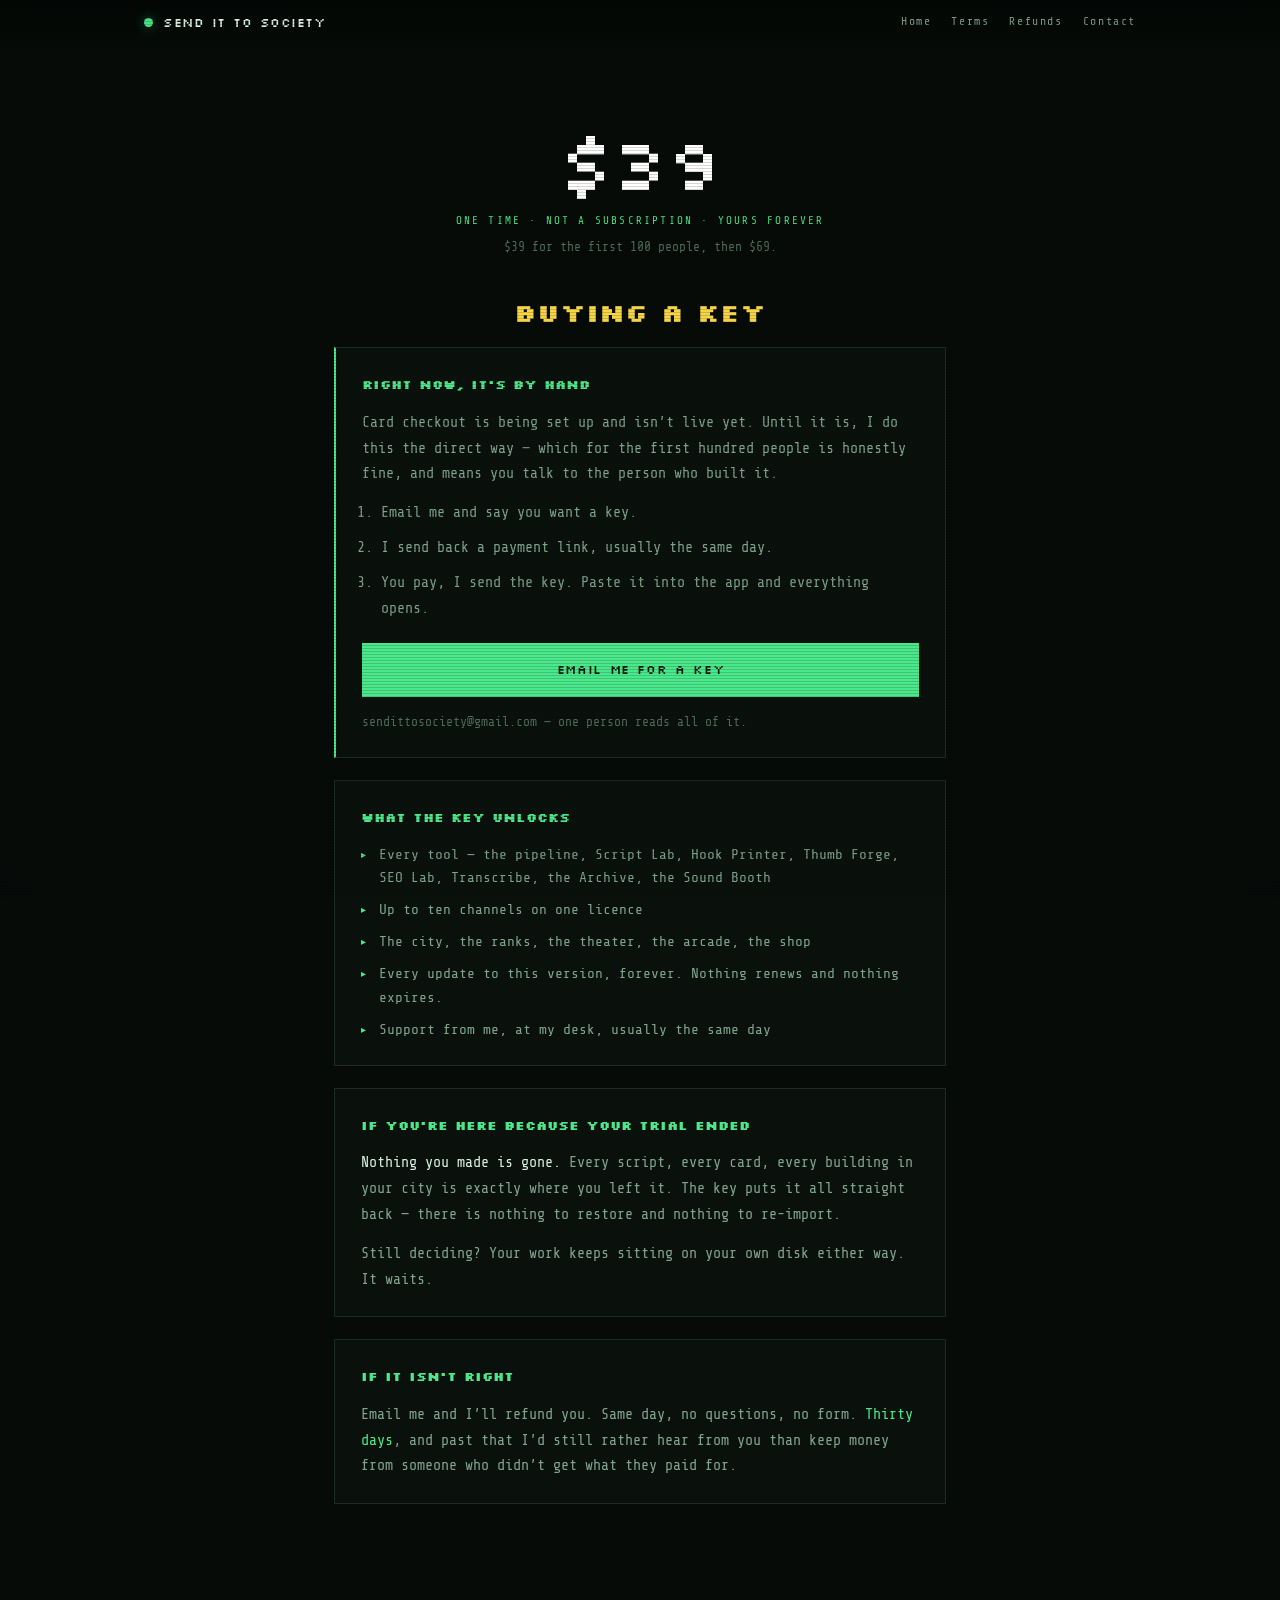
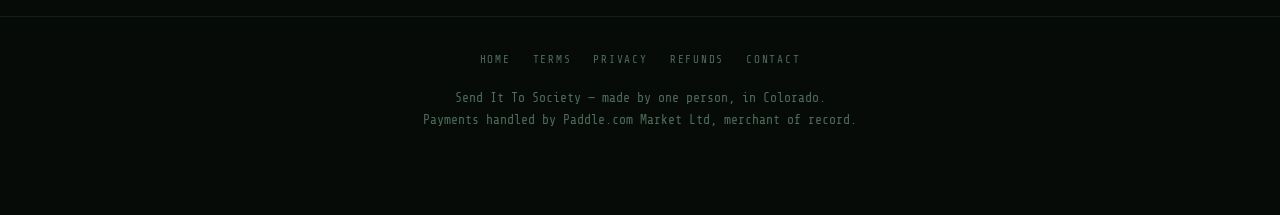
<file: buy.html>
<!doctype html>
<html lang="en">
<head>
<meta charset="utf-8">
<meta name="viewport" content="width=device-width,initial-scale=1">
<title>Buy a key — Send It To Society</title>
<meta name="description" content="$39, one time. Not a subscription. Nothing to renew.">
<meta name="theme-color" content="#060B08">
<meta name="robots" content="noindex,nofollow">
<link rel="preconnect" href="https://fonts.googleapis.com">
<link rel="preconnect" href="https://fonts.gstatic.com" crossorigin>
<link rel="stylesheet" href="https://fonts.googleapis.com/css2?family=Silkscreen:wght@400;700&family=Share+Tech+Mono&display=swap">
<link rel="icon" href="favicon.svg" type="image/svg+xml">
<link rel="stylesheet" href="style.css">
<!-- NO GATE ON THIS PAGE, DELIBERATELY. Making somebody type a pass phrase
     before they are allowed to give you money is absurd, and the person who
     needs this page most is the one whose trial just ended. -->
<style>
  .buy{max-width:660px;margin:0 auto;padding:126px 24px 90px}
  .buy .amt{font-family:var(--pix);font-size:clamp(44px,7vw,72px);line-height:1;
    margin:0;color:#fff;text-align:center}
  .buy .once{font-size:11px;letter-spacing:.2em;color:var(--green);margin:14px 0 6px;
    text-align:center}
  .buy .then{font-size:13px;color:var(--faint);margin:0 0 38px;text-align:center}
  .buy h1{font-family:var(--pix);font-size:clamp(19px,2.8vw,26px);color:var(--gold);
    margin:0 0 18px;line-height:1.3;text-align:center}

  .card{border:1px solid var(--line);background:var(--bg-2);padding:26px 26px 24px;
    margin:0 0 22px}
  .card.now{border-left:2px solid var(--green)}
  .card h2{font-family:var(--pix);font-size:13px;color:var(--green);margin:0 0 14px}
  .card p{font-size:15px;line-height:1.72;color:var(--muted);margin:0 0 13px}
  .card p:last-child{margin:0}
  .card b{color:var(--ink);font-weight:400}
  .card ol{margin:0;padding-left:19px;color:var(--muted);font-size:15px;line-height:1.72}
  .card li{margin:0 0 9px}
  .card li:last-child{margin:0}

  .mailbtn{display:block;text-align:center;font-family:var(--pix);font-size:13px;
    letter-spacing:.05em;background:var(--green);color:#04150B;padding:16px 24px;
    margin:22px 0 4px;transition:transform .12s,box-shadow .12s}
  .mailbtn:hover{transform:translateY(-2px);box-shadow:0 0 34px rgba(74,232,138,.45)}
  .getlist{display:grid;gap:9px;margin:0}
  .getlist div{font-size:14.5px;color:var(--muted);line-height:1.6;
    padding-left:18px;position:relative}
  /* The character itself, not a CSS escape. `\\25B8` was an escaped backslash
     followed by literal text, which is what printed on the page. */
  .getlist div::before{content:'▸';position:absolute;left:0;color:var(--green);font-size:10px;top:4px}
  @media (max-width:820px){ .buy{padding:96px 20px 70px} }
</style>
</head>
<body>

<div class="crt" aria-hidden="true"></div>

<header class="top">
  <div class="wrap">
    <a class="brand" href="/"><span class="dot"></span> Send It To Society</a>
    <nav class="topnav">
      <a href="/">Home</a>
      <a href="terms.html">Terms</a>
      <a href="refund.html">Refunds</a>
      <a href="contact.html">Contact</a>
    </nav>
  </div>
</header>

<main class="buy">
  <p class="amt">$39</p>
  <p class="once">ONE TIME · NOT A SUBSCRIPTION · YOURS FOREVER</p>
  <p class="then">$39 for the first 100 people, then $69.</p>

  <h1>Buying a key</h1>

  <div class="card now">
    <h2>RIGHT NOW, IT&rsquo;S BY HAND</h2>
    <p>Card checkout is being set up and isn&rsquo;t live yet. Until it is, I do this
      the direct way — which for the first hundred people is honestly fine, and
      means you talk to the person who built it.</p>
    <ol>
      <li>Email me and say you want a key.</li>
      <li>I send back a payment link, usually the same day.</li>
      <li>You pay, I send the key. Paste it into the app and everything opens.</li>
    </ol>
    <a class="mailbtn" href="mailto:sendittosociety@gmail.com?subject=Buying%20SITS&amp;body=Hi%20Chris%20%E2%80%94%20I%27d%20like%20a%20licence%20key%20for%20Send%20It%20To%20Society.%0A%0A(No%20need%20to%20write%20anything%20else%2C%20I%27ll%20reply%20with%20a%20payment%20link.)%0A">EMAIL ME FOR A KEY</a>
    <p style="margin-top:14px;font-size:13px;color:var(--faint)">
      sendittosociety@gmail.com — one person reads all of it.</p>
  </div>

  <div class="card">
    <h2>WHAT THE KEY UNLOCKS</h2>
    <div class="getlist">
      <div>Every tool — the pipeline, Script Lab, Hook Printer, Thumb Forge, SEO Lab, Transcribe, the Archive, the Sound Booth</div>
      <div>Up to ten channels on one licence</div>
      <div>The city, the ranks, the theater, the arcade, the shop</div>
      <div>Every update to this version, forever. Nothing renews and nothing expires.</div>
      <div>Support from me, at my desk, usually the same day</div>
    </div>
  </div>

  <div class="card">
    <h2>IF YOU&rsquo;RE HERE BECAUSE YOUR TRIAL ENDED</h2>
    <p><b>Nothing you made is gone.</b> Every script, every card, every building in
      your city is exactly where you left it. The key puts it all straight back —
      there is nothing to restore and nothing to re-import.</p>
    <p>Still deciding? Your work keeps sitting on your own disk either way.
      It waits.</p>
  </div>

  <div class="card">
    <h2>IF IT ISN&rsquo;T RIGHT</h2>
    <p>Email me and I&rsquo;ll refund you. Same day, no questions, no form.
      <a href="refund.html">Thirty days</a>, and past that I&rsquo;d still rather hear
      from you than keep money from someone who didn&rsquo;t get what they paid for.</p>
  </div>
</main>

<footer>
  <div class="links">
    <a href="/">HOME</a>
    <a href="terms.html">TERMS</a>
    <a href="privacy.html">PRIVACY</a>
    <a href="refund.html">REFUNDS</a>
    <a href="contact.html">CONTACT</a>
  </div>
  <p>Send It To Society — made by one person, in Colorado.<br>
    Payments handled by Paddle.com Market Ltd, merchant of record.</p>
</footer>

</body>
</html>
</file>
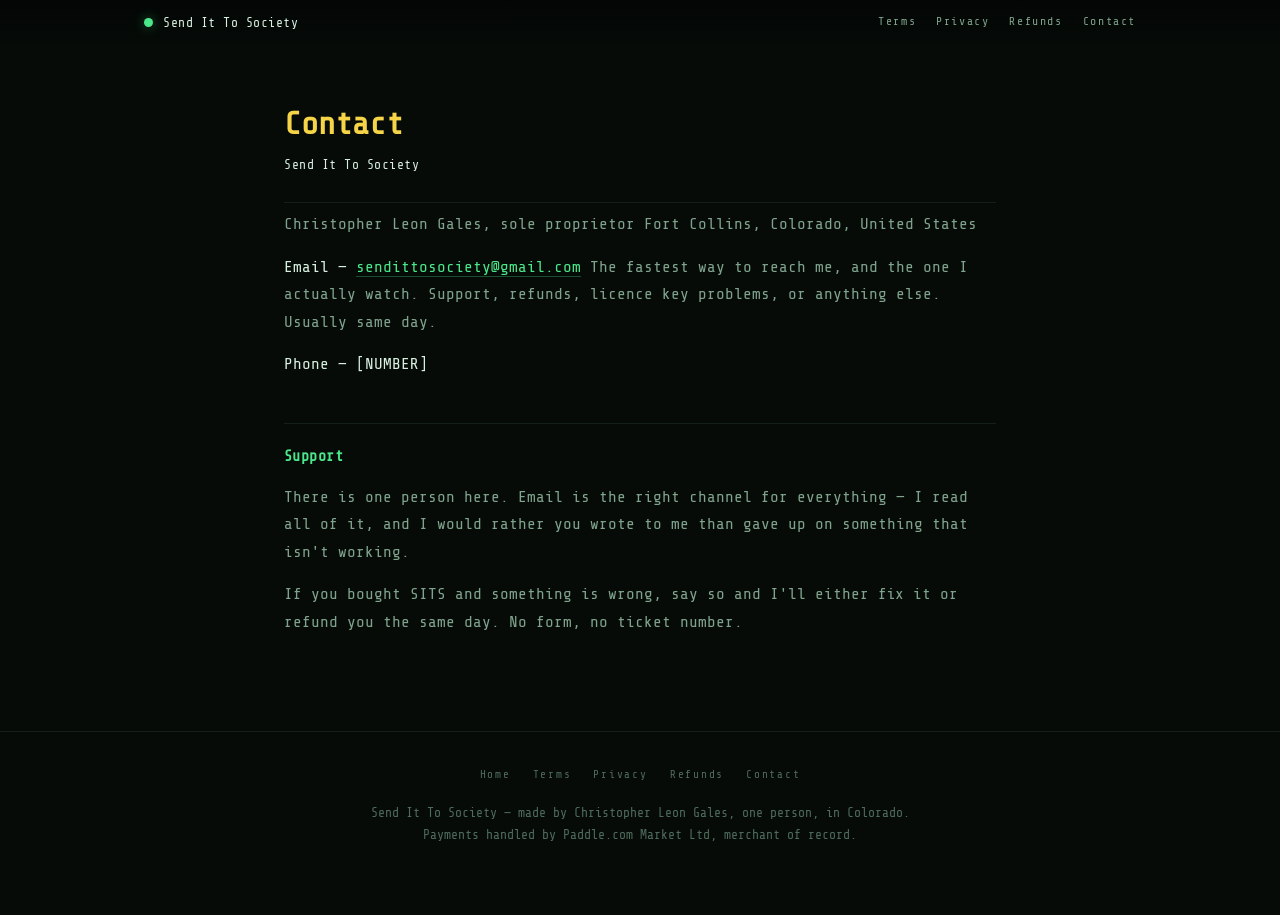
<file: contact.html>
<!doctype html>
<html lang="en">
<head>
<meta charset="utf-8">
<meta name="viewport" content="width=device-width,initial-scale=1">
<title>Contact — Send It To Society</title>
<meta name="robots" content="noindex,nofollow">
<link rel="preconnect" href="https://fonts.googleapis.com">
<link rel="preconnect" href="https://fonts.gstatic.com" crossorigin>
<link rel="stylesheet" href="https://fonts.googleapis.com/css2?family=Inter:wght@400;500;600;700&family=Share+Tech+Mono&display=swap">
<link rel="stylesheet" href="style.css">
</head>
<body>

<header class="top">
  <div class="wrap">
    <a class="brand" href="/"><span class="dot"></span> Send It To Society</a>
    <nav class="topnav">
      <a href="terms.html">Terms</a>
      <a href="privacy.html">Privacy</a>
      <a href="refund.html">Refunds</a>
      <a href="contact.html">Contact</a>
    </nav>
  </div>
</header>

<main class="wrap legal">
<h1>Contact</h1>
<p class="updated"><strong>Send It To Society</strong></p>
<p>Christopher Leon Gales, sole proprietor Fort Collins, Colorado, United States</p>
<p><strong>Email — <a href="mailto:sendittosociety@gmail.com">sendittosociety@gmail.com</a></strong> The fastest way to reach me, and the one I actually watch. Support, refunds, licence key problems, or anything else. Usually same day.</p>
<p><strong>Phone — [NUMBER]</strong></p>
<h2>Support</h2>
<p>There is one person here. Email is the right channel for everything — I read all of it, and I would rather you wrote to me than gave up on something that isn't working.</p>
<p>If you bought SITS and something is wrong, say so and I'll either fix it or refund you the same day. No form, no ticket number.</p>
</main>

<footer>
  <div class="wrap">
    <div class="links">
      <a href="/">Home</a>
      <a href="terms.html">Terms</a>
      <a href="privacy.html">Privacy</a>
      <a href="refund.html">Refunds</a>
      <a href="contact.html">Contact</a>
    </div>
    <p style="margin:0">Send It To Society — made by Christopher Leon Gales, one person, in Colorado.<br>
    Payments handled by Paddle.com Market Ltd, merchant of record.</p>
  </div>
</footer>

</body>
</html>
</file>
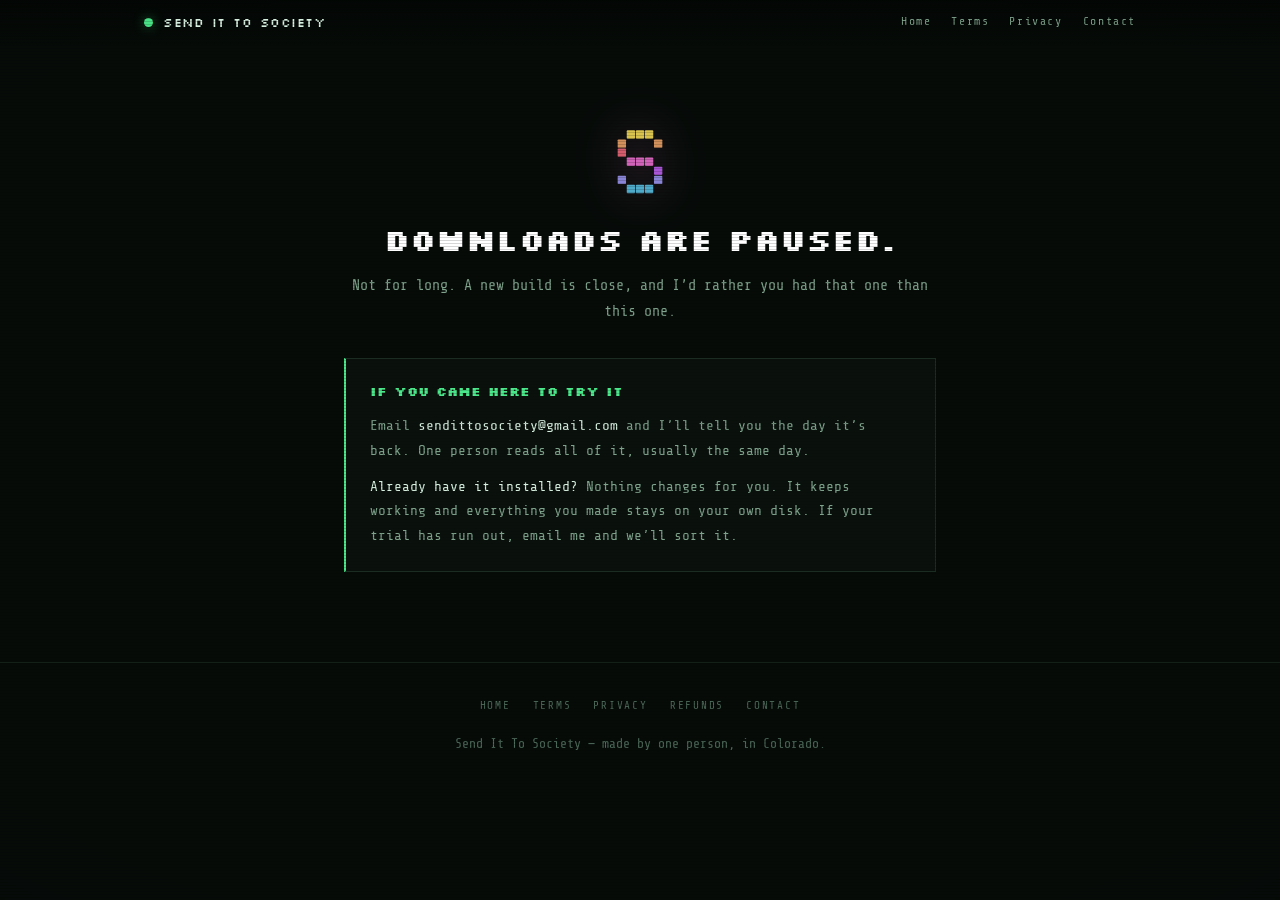
<file: download.html>
<!doctype html>
<html lang="en">
<head>
<meta charset="utf-8">
<meta name="viewport" content="width=device-width,initial-scale=1">
<title>Downloads paused — Send It To Society</title>
<meta name="description" content="Downloads are paused while the next build lands.">
<meta name="theme-color" content="#060B08">
<meta name="robots" content="noindex">
<link rel="preconnect" href="https://fonts.googleapis.com">
<link rel="preconnect" href="https://fonts.gstatic.com" crossorigin>
<link rel="stylesheet" href="https://fonts.googleapis.com/css2?family=Silkscreen:wght@400;700&family=Share+Tech+Mono&display=swap">
<link rel="icon" href="favicon.svg" type="image/svg+xml">
<link rel="stylesheet" href="style.css">
<!-- NO GATE HERE ANY MORE. gate.js guarded this page because it handed over a
     212 MB installer; it hands over nothing now, so a password prompt in front
     of the words "downloads are paused" would be pure friction for the one
     person this page still exists for — somebody returning to an old bookmark.

     The class is set by hand because style.css hides <body> until <html>
     carries .unlocked. Drop this line without restoring gate.js and the page
     renders permanently blank. Restore `<script src="gate.js"></script>` here
     when the download comes back. -->
<script>document.documentElement.classList.add('unlocked')</script>
<noscript><style>html:not(.unlocked) body > *:not(#gate){visibility:visible}</style><p style="font-family:monospace;padding:20px">This page needs JavaScript.</p></noscript>

<style>
  /* This page exists for ONE reason. The 212 MB is downloading in the
     background and Windows is about to say "Windows protected your PC" — an
     unsigned installer always gets that. Someone who meets that dialog cold
     assumes malware and deletes the file, and that is the single biggest way
     to lose somebody who had already decided to try it. So the warning is
     explained HERE, while they wait, before they see it. */
  .dl{max-width:640px;margin:0 auto;padding:130px 24px 90px;text-align:center}
  .dl .mark{width:46px;height:64px;margin:0 auto 26px;
    filter:drop-shadow(0 0 22px rgba(209,99,184,.4))}
  .dl h1{font-family:var(--pix);font-size:clamp(21px,3.2vw,30px);color:#fff;
    margin:0 0 14px;line-height:1.3}
  .dl .sub{font-size:15px;color:var(--muted);margin:0 0 34px;line-height:1.7}
  .dl .again{font-size:13px;color:var(--faint);margin:0 0 44px}
  .dl .again a{border-bottom:1px solid rgba(74,232,138,.35)}

  .warn{border:1px solid var(--line);border-left:2px solid var(--gold);
    background:var(--bg-2);padding:22px 24px;text-align:left;margin:0 0 26px}
  .warn h2{font-family:var(--pix);font-size:13px;color:var(--gold);margin:0 0 12px;
    letter-spacing:.03em}
  .warn p{font-size:14.5px;color:var(--muted);line-height:1.7;margin:0 0 11px}
  .warn p:last-child{margin:0}
  .warn b{color:var(--ink);font-weight:400}
  .steps{display:flex;gap:10px;justify-content:center;flex-wrap:wrap;margin:16px 0 4px}
  .steps span{font-family:var(--mono);font-size:11.5px;letter-spacing:.1em;
    color:var(--ink);border:1px solid var(--line);padding:8px 13px}
  .steps i{color:var(--faint);font-style:normal;align-self:center}

  .next{border:1px solid var(--line);border-left:2px solid var(--green);
    background:var(--bg-2);padding:22px 24px;text-align:left}
  .next h2{font-family:var(--pix);font-size:13px;color:var(--green);margin:0 0 12px}
  .next p{font-size:14.5px;color:var(--muted);line-height:1.7;margin:0 0 11px}
  .next p:last-child{margin:0}
  .next b{color:var(--ink);font-weight:400}
  @media (max-width:820px){ .dl{padding:96px 20px 70px} }
</style>
</head>
<body>

<div class="crt" aria-hidden="true"></div>

<header class="top">
  <div class="wrap">
    <a class="brand" href="/"><span class="dot"></span> Send It To Society</a>
    <nav class="topnav">
      <a href="/">Home</a>
      <a href="terms.html">Terms</a>
      <a href="privacy.html">Privacy</a>
      <a href="contact.html">Contact</a>
    </nav>
  </div>
</header>

<main class="dl">
  <svg class="mark" viewBox="-.04 -.04 5 7.05" width="46" height="64" aria-hidden="true" xmlns="http://www.w3.org/2000/svg"><rect x="1" y="0" width=".92" height=".92" rx=".1" fill="#D9C24E"/><rect x="2" y="0" width=".92" height=".92" rx=".1" fill="#D9C24E"/><rect x="3" y="0" width=".92" height=".92" rx=".1" fill="#D9C24E"/><rect x="0" y="1" width=".92" height=".92" rx=".1" fill="#D2915C"/><rect x="4" y="1" width=".92" height=".92" rx=".1" fill="#D2915C"/><rect x="0" y="2" width=".92" height=".92" rx=".1" fill="#D25C6B"/><rect x="1" y="3" width=".92" height=".92" rx=".1" fill="#D163B8"/><rect x="2" y="3" width=".92" height=".92" rx=".1" fill="#D163B8"/><rect x="3" y="3" width=".92" height=".92" rx=".1" fill="#D163B8"/><rect x="4" y="4" width=".92" height=".92" rx=".1" fill="#A855D6"/><rect x="0" y="5" width=".92" height=".92" rx=".1" fill="#8A84D6"/><rect x="4" y="5" width=".92" height=".92" rx=".1" fill="#8A84D6"/><rect x="1" y="6" width=".92" height=".92" rx=".1" fill="#4FA9C9"/><rect x="2" y="6" width=".92" height=".92" rx=".1" fill="#4FA9C9"/><rect x="3" y="6" width=".92" height=".92" rx=".1" fill="#4FA9C9"/></svg>

  <h1>Downloads are paused.</h1>
  <p class="sub">Not for long. A new build is close, and I’d rather you had
    that one than this one.</p>

  <section class="next">
    <h2>IF YOU CAME HERE TO TRY IT</h2>
    <p>Email <b>sendittosociety@gmail.com</b> and I’ll tell you the day it’s
      back. One person reads all of it, usually the same day.</p>
    <p><b>Already have it installed?</b> Nothing changes for you. It keeps
      working and everything you made stays on your own disk. If your trial
      has run out, email me and we’ll sort it.</p>
  </section>
</main>

<footer>
  <div class="links">
    <a href="/">HOME</a>
    <a href="terms.html">TERMS</a>
    <a href="privacy.html">PRIVACY</a>
    <a href="refund.html">REFUNDS</a>
    <a href="contact.html">CONTACT</a>
  </div>
  <p>Send It To Society — made by one person, in Colorado.</p>
</footer>

<!-- ═══ THE AUTO-DOWNLOAD SCRIPT WAS REMOVED HERE — 11 Oct 2026 ══════════
     This page used to start a 212 MB installer by itself, from a pinned
     GitHub release asset, one beat after the invite gate unlocked.

     The whole block is gone rather than commented out ON PURPOSE: a
     commented-out URL is still in the page source, and view-source is the
     first place anyone looks when a download button stops working.

     To bring it back, restore the script from git history:
         git show 8f7d9a1:download.html
     and bump the version in the asset filename to whatever shipped. -->
</body>
</html>
</file>
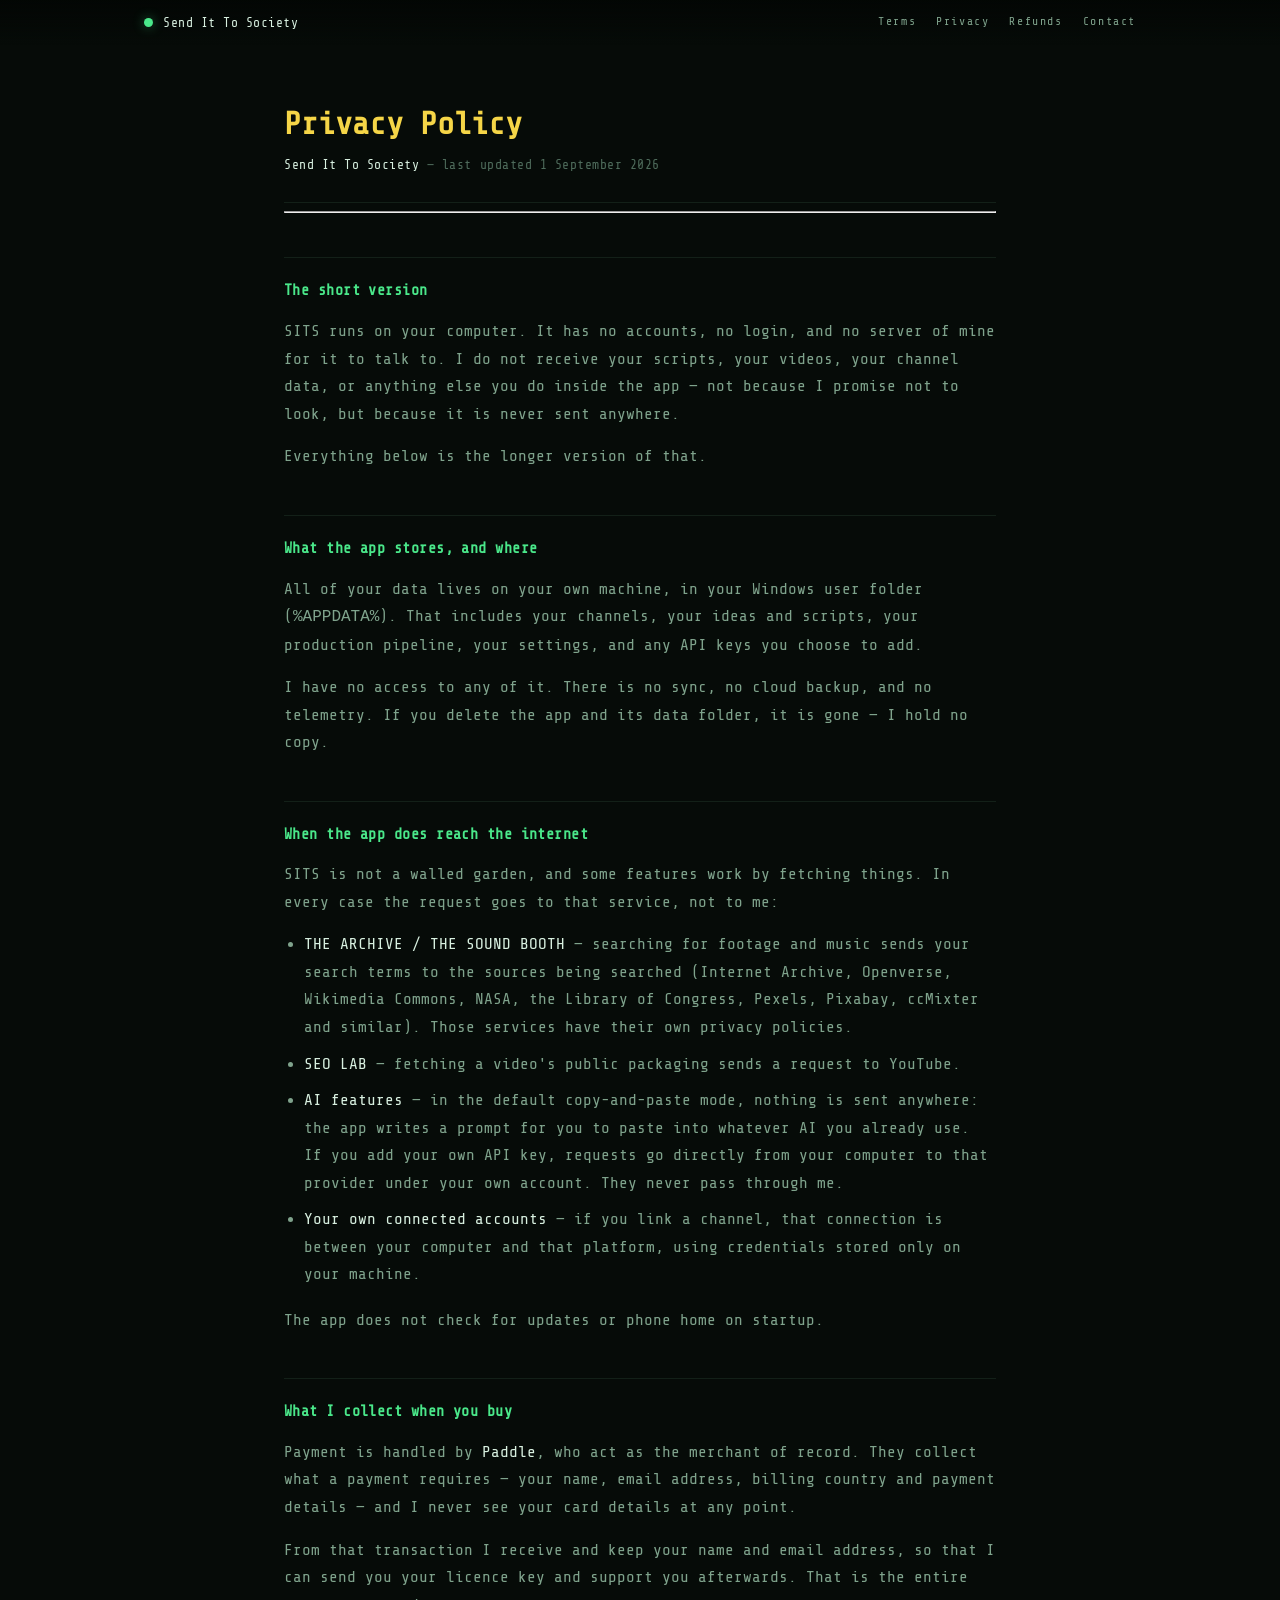
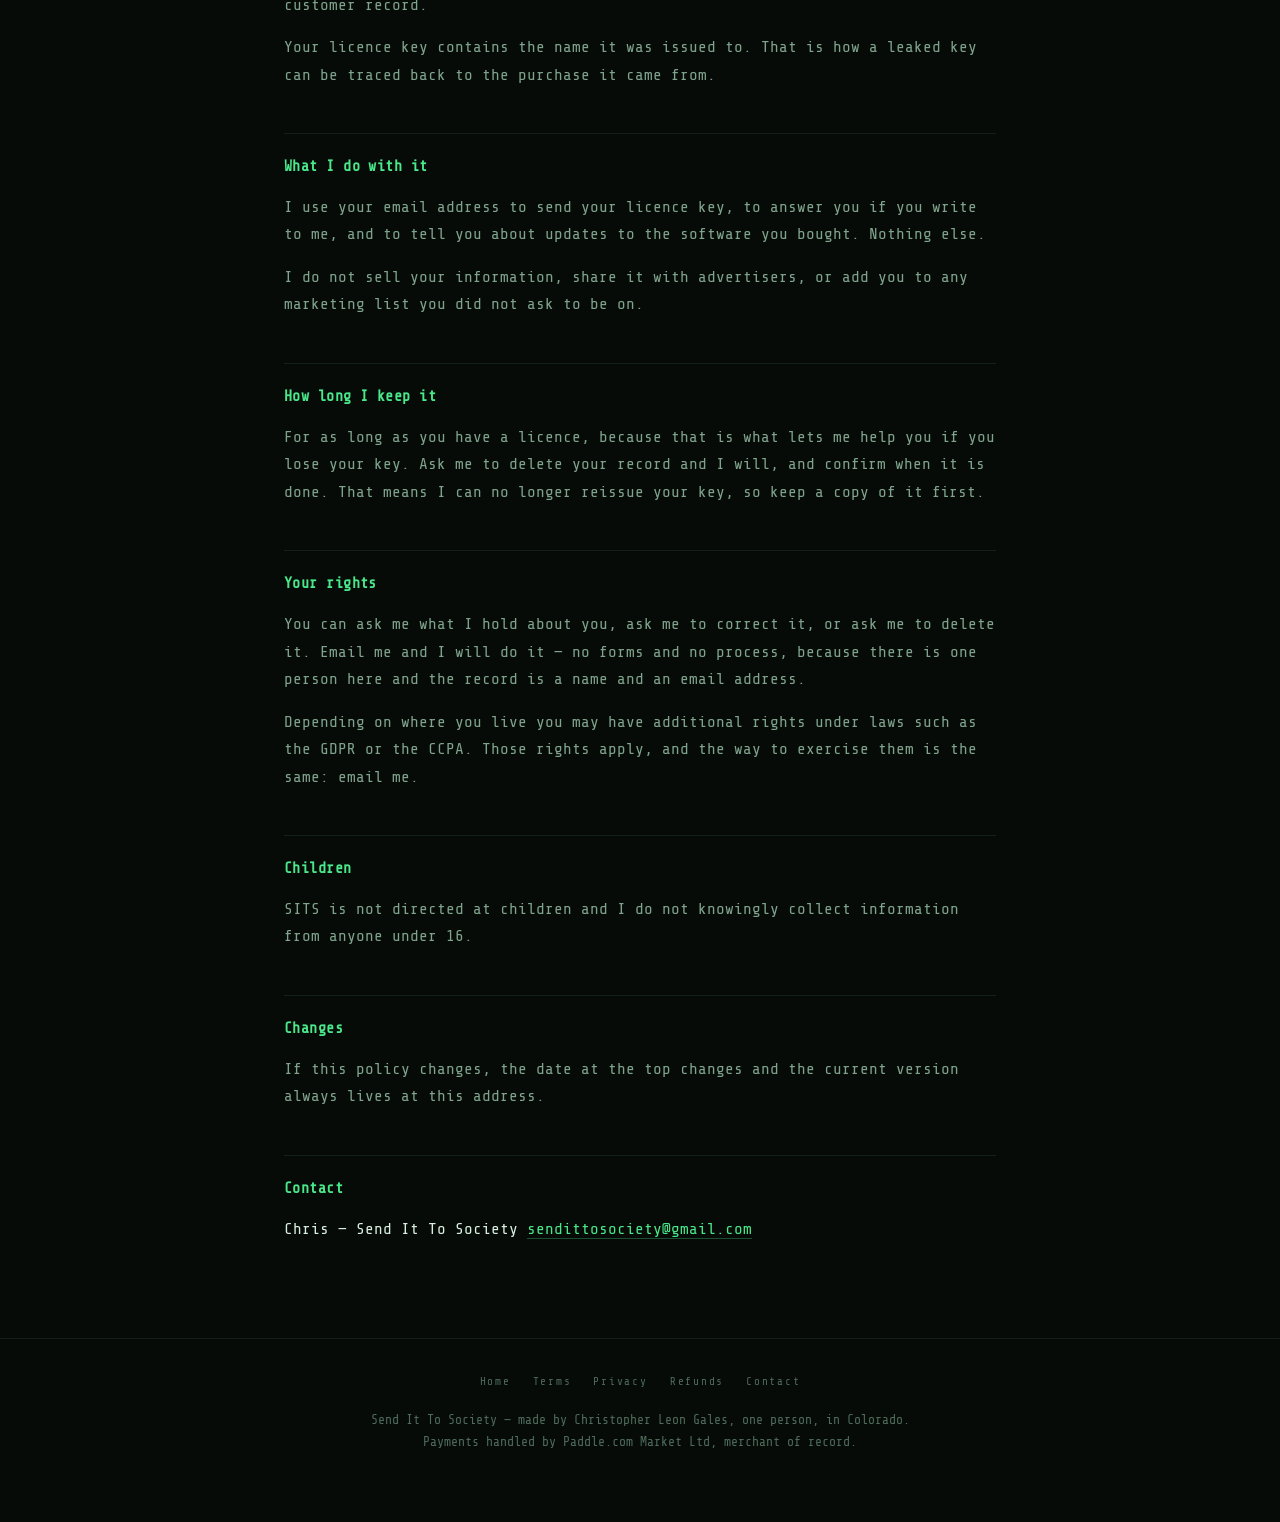
<file: privacy.html>
<!doctype html>
<html lang="en">
<head>
<meta charset="utf-8">
<meta name="viewport" content="width=device-width,initial-scale=1">
<title>Privacy Policy — Send It To Society</title>
<meta name="robots" content="noindex,nofollow">
<link rel="preconnect" href="https://fonts.googleapis.com">
<link rel="preconnect" href="https://fonts.gstatic.com" crossorigin>
<link rel="stylesheet" href="https://fonts.googleapis.com/css2?family=Inter:wght@400;500;600;700&family=Share+Tech+Mono&display=swap">
<link rel="stylesheet" href="style.css">
</head>
<body>

<header class="top">
  <div class="wrap">
    <a class="brand" href="/"><span class="dot"></span> Send It To Society</a>
    <nav class="topnav">
      <a href="terms.html">Terms</a>
      <a href="privacy.html">Privacy</a>
      <a href="refund.html">Refunds</a>
      <a href="contact.html">Contact</a>
    </nav>
  </div>
</header>

<main class="wrap legal">
<h1>Privacy Policy</h1>
<p class="updated"><strong>Send It To Society</strong> — last updated 1 September 2026</p>
<hr>
<h2>The short version</h2>
<p>SITS runs on your computer. It has no accounts, no login, and no server of mine for it to talk to. I do not receive your scripts, your videos, your channel data, or anything else you do inside the app — not because I promise not to look, but because it is never sent anywhere.</p>
<p>Everything below is the longer version of that.</p>
<h2>What the app stores, and where</h2>
<p>All of your data lives on your own machine, in your Windows user folder (<code>%APPDATA%</code>). That includes your channels, your ideas and scripts, your production pipeline, your settings, and any API keys you choose to add.</p>
<p>I have no access to any of it. There is no sync, no cloud backup, and no telemetry. If you delete the app and its data folder, it is gone — I hold no copy.</p>
<h2>When the app does reach the internet</h2>
<p>SITS is not a walled garden, and some features work by fetching things. In every case the request goes to that service, not to me:</p>
<ul><li><strong>THE ARCHIVE / THE SOUND BOOTH</strong> — searching for footage and music sends your search terms to the sources being searched (Internet Archive, Openverse, Wikimedia Commons, NASA, the Library of Congress, Pexels, Pixabay, ccMixter and similar). Those services have their own privacy policies.</li><li><strong>SEO LAB</strong> — fetching a video's public packaging sends a request to YouTube.</li><li><strong>AI features</strong> — in the default copy-and-paste mode, nothing is sent anywhere: the app writes a prompt for you to paste into whatever AI you already use. If you add your own API key, requests go directly from your computer to that provider under your own account. They never pass through me.</li><li><strong>Your own connected accounts</strong> — if you link a channel, that connection is between your computer and that platform, using credentials stored only on your machine.</li></ul>
<p>The app does not check for updates or phone home on startup.</p>
<h2>What I collect when you buy</h2>
<p>Payment is handled by <strong>Paddle</strong>, who act as the merchant of record. They collect what a payment requires — your name, email address, billing country and payment details — and I never see your card details at any point.</p>
<p>From that transaction I receive and keep your name and email address, so that I can send you your licence key and support you afterwards. That is the entire customer record.</p>
<p>Your licence key contains the name it was issued to. That is how a leaked key can be traced back to the purchase it came from.</p>
<h2>What I do with it</h2>
<p>I use your email address to send your licence key, to answer you if you write to me, and to tell you about updates to the software you bought. Nothing else.</p>
<p>I do not sell your information, share it with advertisers, or add you to any marketing list you did not ask to be on.</p>
<h2>How long I keep it</h2>
<p>For as long as you have a licence, because that is what lets me help you if you lose your key. Ask me to delete your record and I will, and confirm when it is done. That means I can no longer reissue your key, so keep a copy of it first.</p>
<h2>Your rights</h2>
<p>You can ask me what I hold about you, ask me to correct it, or ask me to delete it. Email me and I will do it — no forms and no process, because there is one person here and the record is a name and an email address.</p>
<p>Depending on where you live you may have additional rights under laws such as the GDPR or the CCPA. Those rights apply, and the way to exercise them is the same: email me.</p>
<h2>Children</h2>
<p>SITS is not directed at children and I do not knowingly collect information from anyone under 16.</p>
<h2>Changes</h2>
<p>If this policy changes, the date at the top changes and the current version always lives at this address.</p>
<h2>Contact</h2>
<p><strong>Chris — Send It To Society</strong> <a href="mailto:sendittosociety@gmail.com">sendittosociety@gmail.com</a></p>
</main>

<footer>
  <div class="wrap">
    <div class="links">
      <a href="/">Home</a>
      <a href="terms.html">Terms</a>
      <a href="privacy.html">Privacy</a>
      <a href="refund.html">Refunds</a>
      <a href="contact.html">Contact</a>
    </div>
    <p style="margin:0">Send It To Society — made by Christopher Leon Gales, one person, in Colorado.<br>
    Payments handled by Paddle.com Market Ltd, merchant of record.</p>
  </div>
</footer>

</body>
</html>
</file>
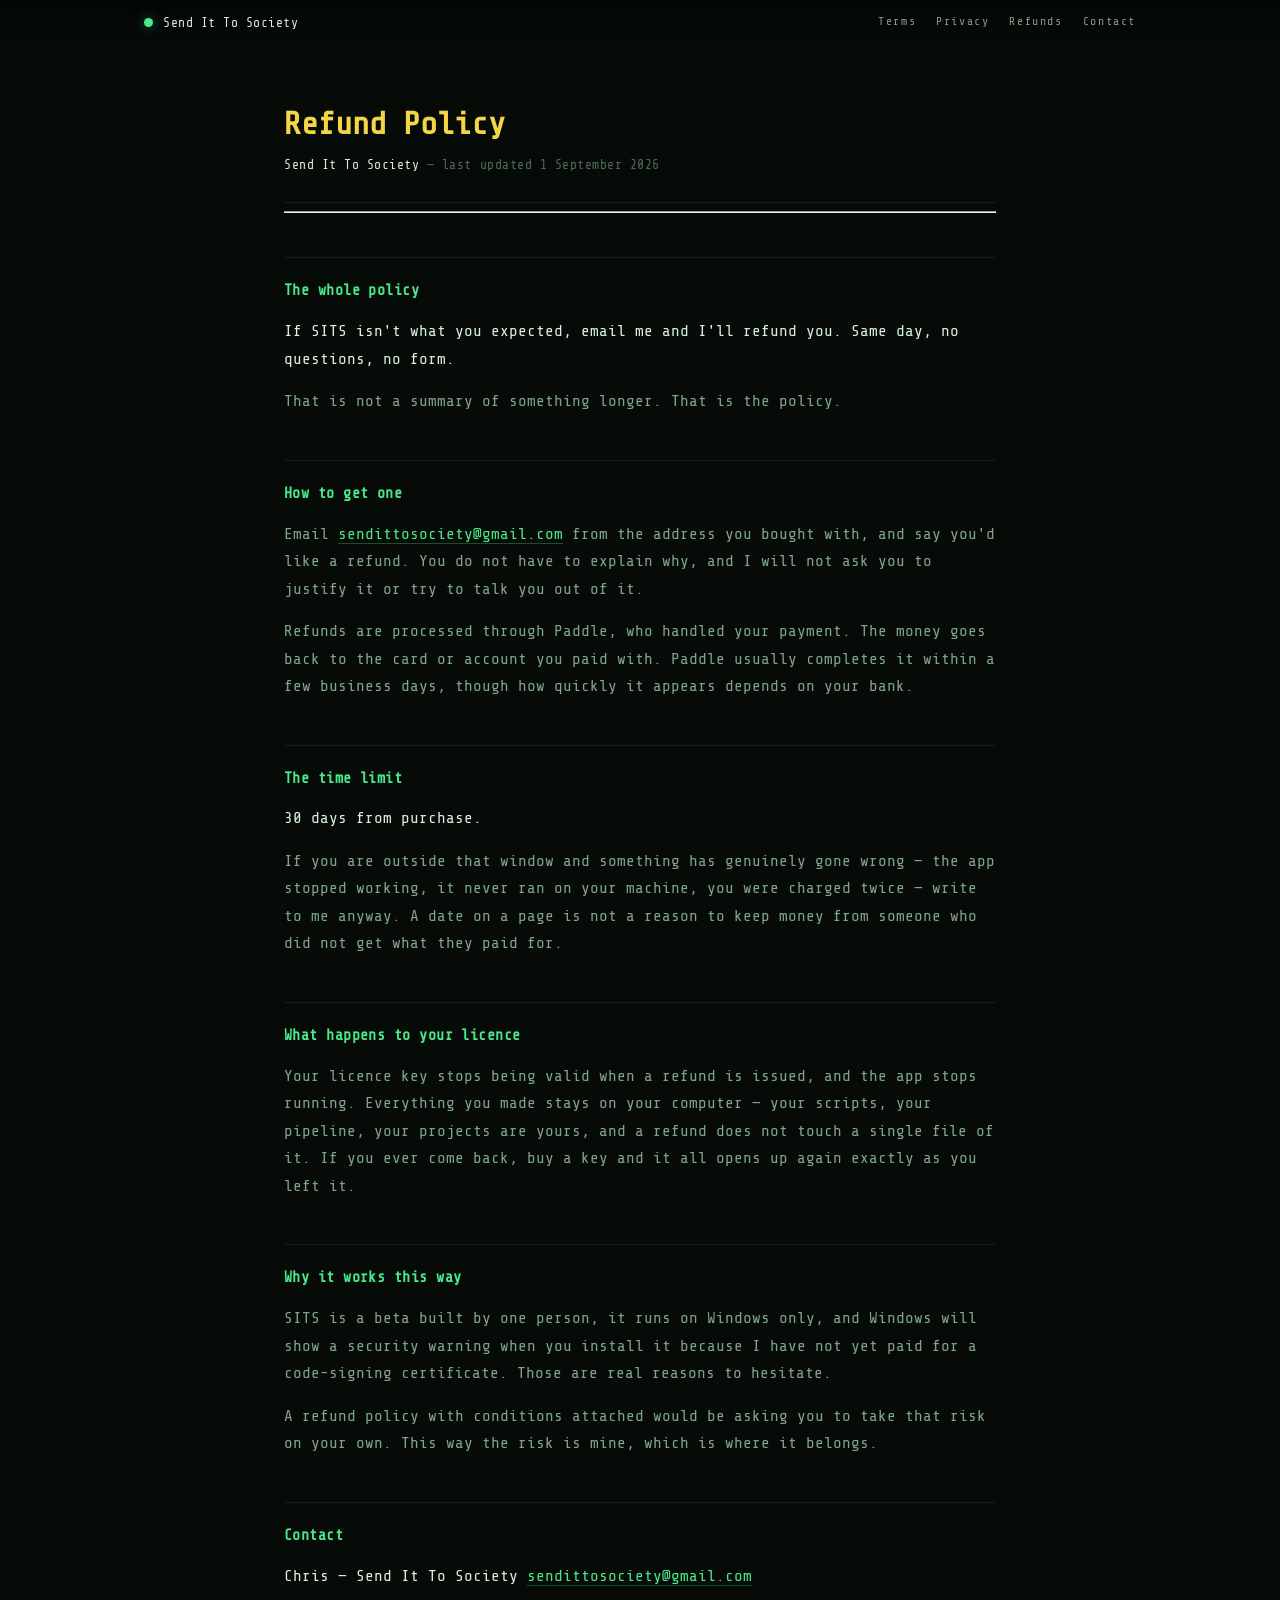
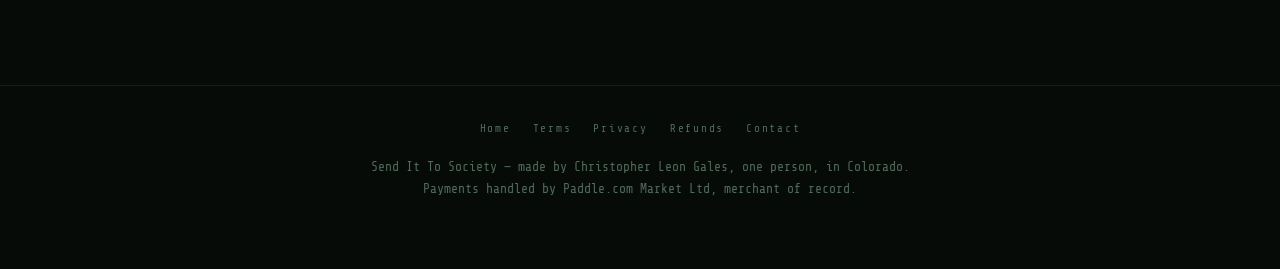
<file: refund.html>
<!doctype html>
<html lang="en">
<head>
<meta charset="utf-8">
<meta name="viewport" content="width=device-width,initial-scale=1">
<title>Refund Policy — Send It To Society</title>
<meta name="robots" content="noindex,nofollow">
<link rel="preconnect" href="https://fonts.googleapis.com">
<link rel="preconnect" href="https://fonts.gstatic.com" crossorigin>
<link rel="stylesheet" href="https://fonts.googleapis.com/css2?family=Inter:wght@400;500;600;700&family=Share+Tech+Mono&display=swap">
<link rel="stylesheet" href="style.css">
</head>
<body>

<header class="top">
  <div class="wrap">
    <a class="brand" href="/"><span class="dot"></span> Send It To Society</a>
    <nav class="topnav">
      <a href="terms.html">Terms</a>
      <a href="privacy.html">Privacy</a>
      <a href="refund.html">Refunds</a>
      <a href="contact.html">Contact</a>
    </nav>
  </div>
</header>

<main class="wrap legal">
<h1>Refund Policy</h1>
<p class="updated"><strong>Send It To Society</strong> — last updated 1 September 2026</p>
<hr>
<h2>The whole policy</h2>
<p><strong>If SITS isn't what you expected, email me and I'll refund you. Same day, no questions, no form.</strong></p>
<p>That is not a summary of something longer. That is the policy.</p>
<h2>How to get one</h2>
<p>Email <strong><a href="mailto:sendittosociety@gmail.com">sendittosociety@gmail.com</a></strong> from the address you bought with, and say you'd like a refund. You do not have to explain why, and I will not ask you to justify it or try to talk you out of it.</p>
<p>Refunds are processed through Paddle, who handled your payment. The money goes back to the card or account you paid with. Paddle usually completes it within a few business days, though how quickly it appears depends on your bank.</p>
<h2>The time limit</h2>
<p><strong>30 days from purchase.</strong></p>
<p>If you are outside that window and something has genuinely gone wrong — the app stopped working, it never ran on your machine, you were charged twice — write to me anyway. A date on a page is not a reason to keep money from someone who did not get what they paid for.</p>
<h2>What happens to your licence</h2>
<p>Your licence key stops being valid when a refund is issued, and the app stops running. Everything you made stays on your computer — your scripts, your pipeline, your projects are yours, and a refund does not touch a single file of it. If you ever come back, buy a key and it all opens up again exactly as you left it.</p>
<h2>Why it works this way</h2>
<p>SITS is a beta built by one person, it runs on Windows only, and Windows will show a security warning when you install it because I have not yet paid for a code-signing certificate. Those are real reasons to hesitate.</p>
<p>A refund policy with conditions attached would be asking you to take that risk on your own. This way the risk is mine, which is where it belongs.</p>
<h2>Contact</h2>
<p><strong>Chris — Send It To Society</strong> <a href="mailto:sendittosociety@gmail.com">sendittosociety@gmail.com</a></p>
</main>

<footer>
  <div class="wrap">
    <div class="links">
      <a href="/">Home</a>
      <a href="terms.html">Terms</a>
      <a href="privacy.html">Privacy</a>
      <a href="refund.html">Refunds</a>
      <a href="contact.html">Contact</a>
    </div>
    <p style="margin:0">Send It To Society — made by Christopher Leon Gales, one person, in Colorado.<br>
    Payments handled by Paddle.com Market Ltd, merchant of record.</p>
  </div>
</footer>

</body>
</html>
</file>
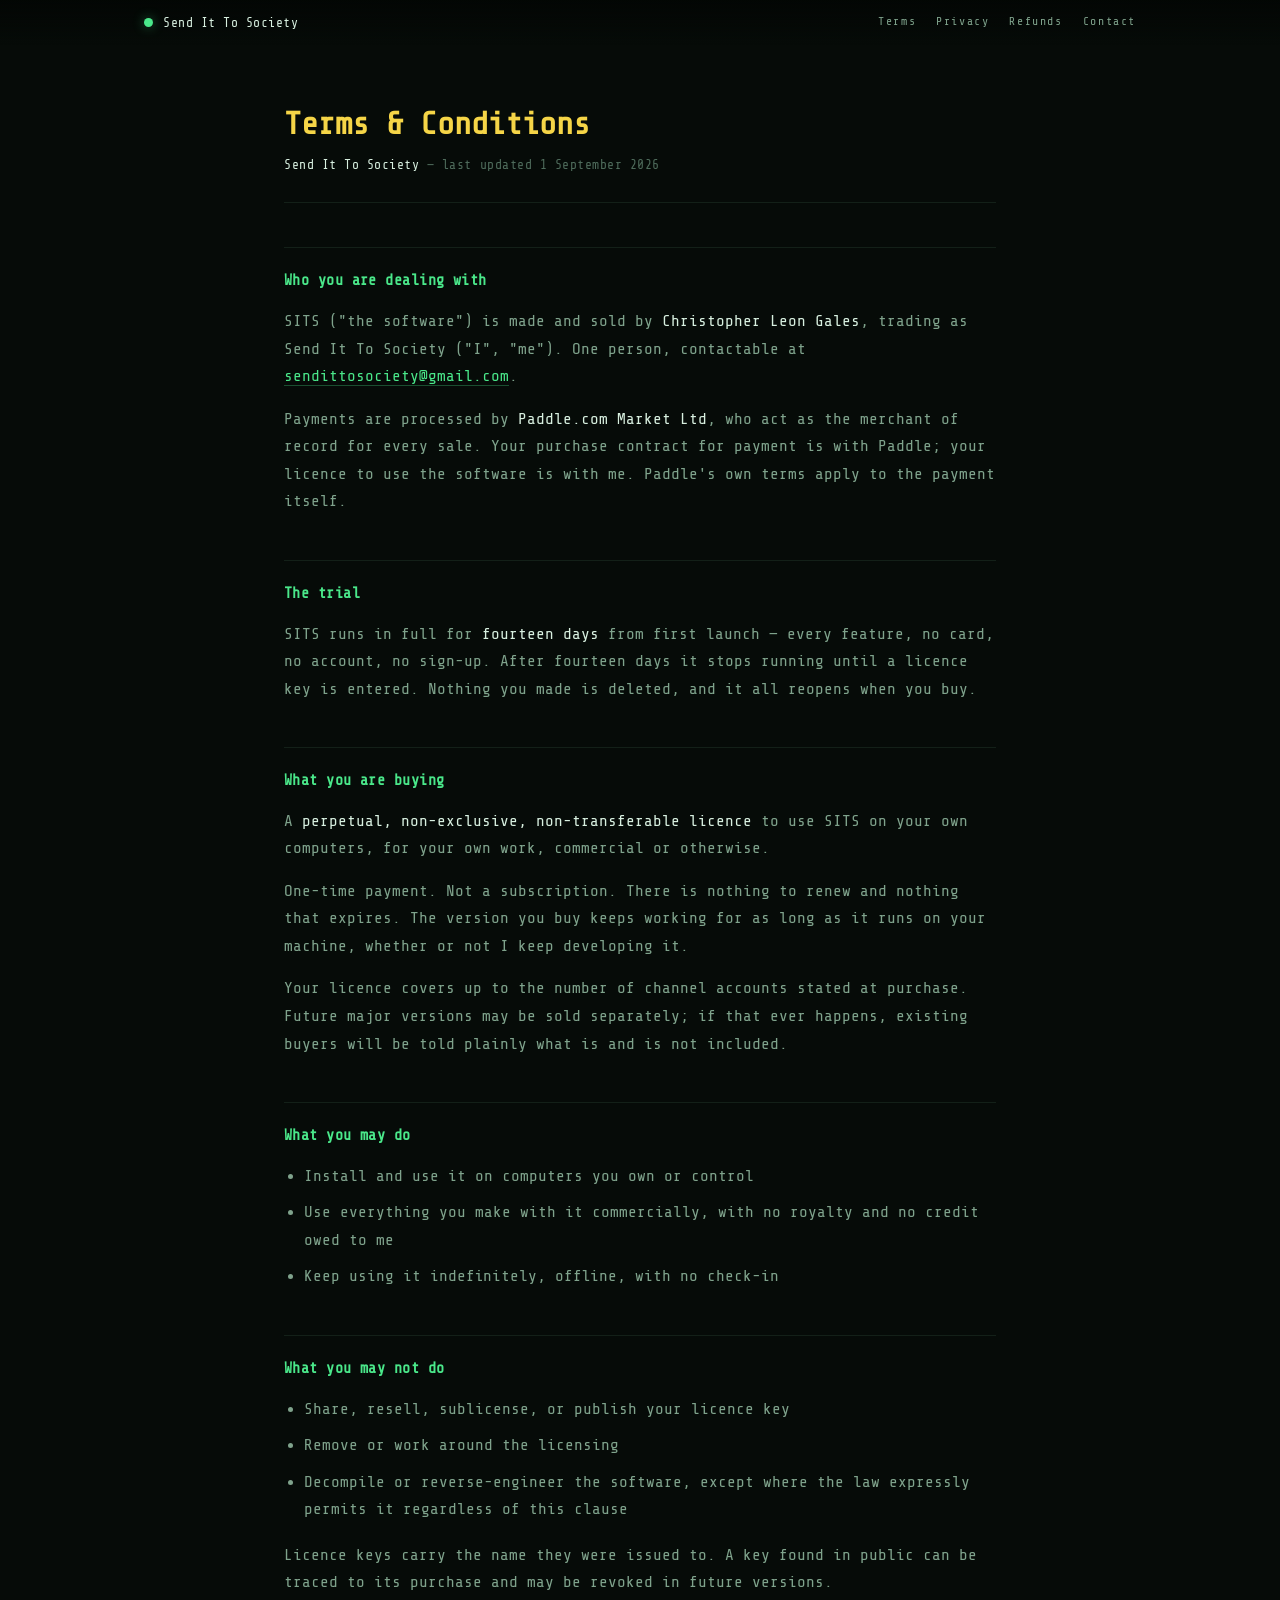
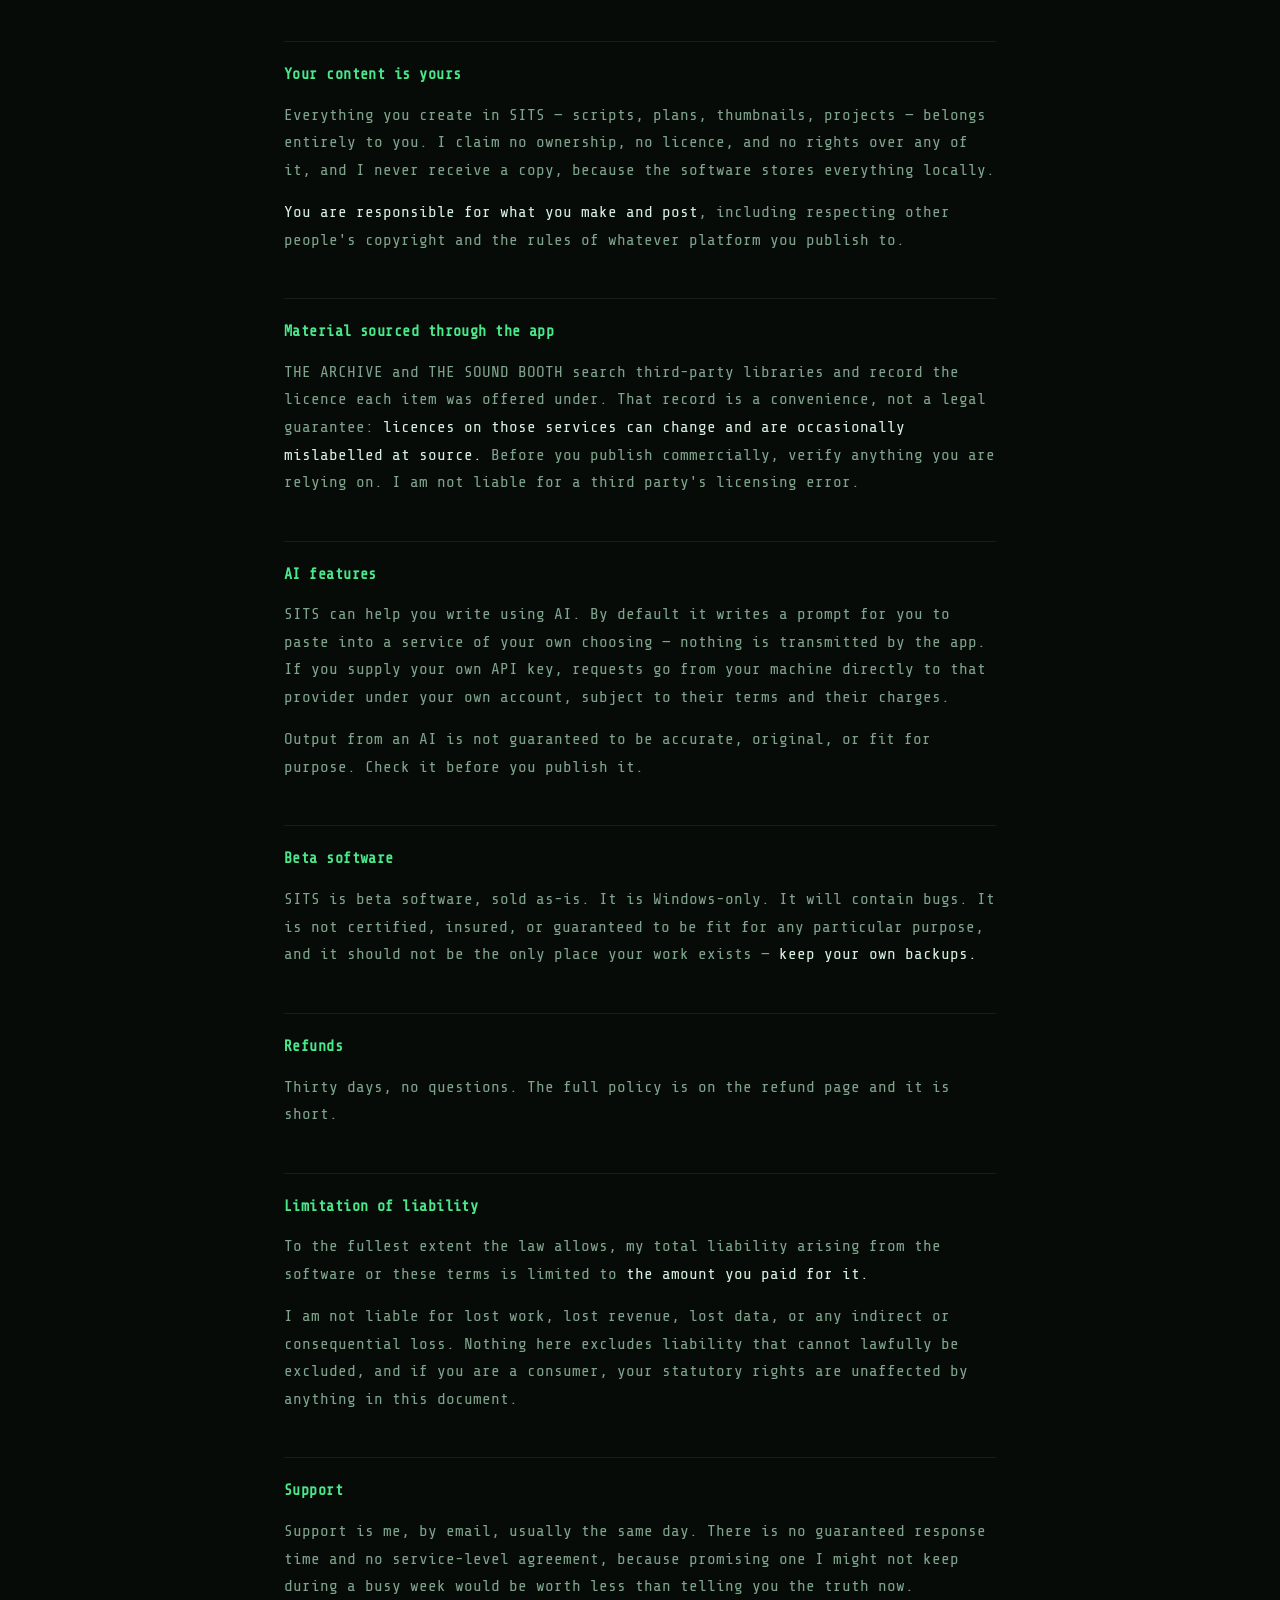
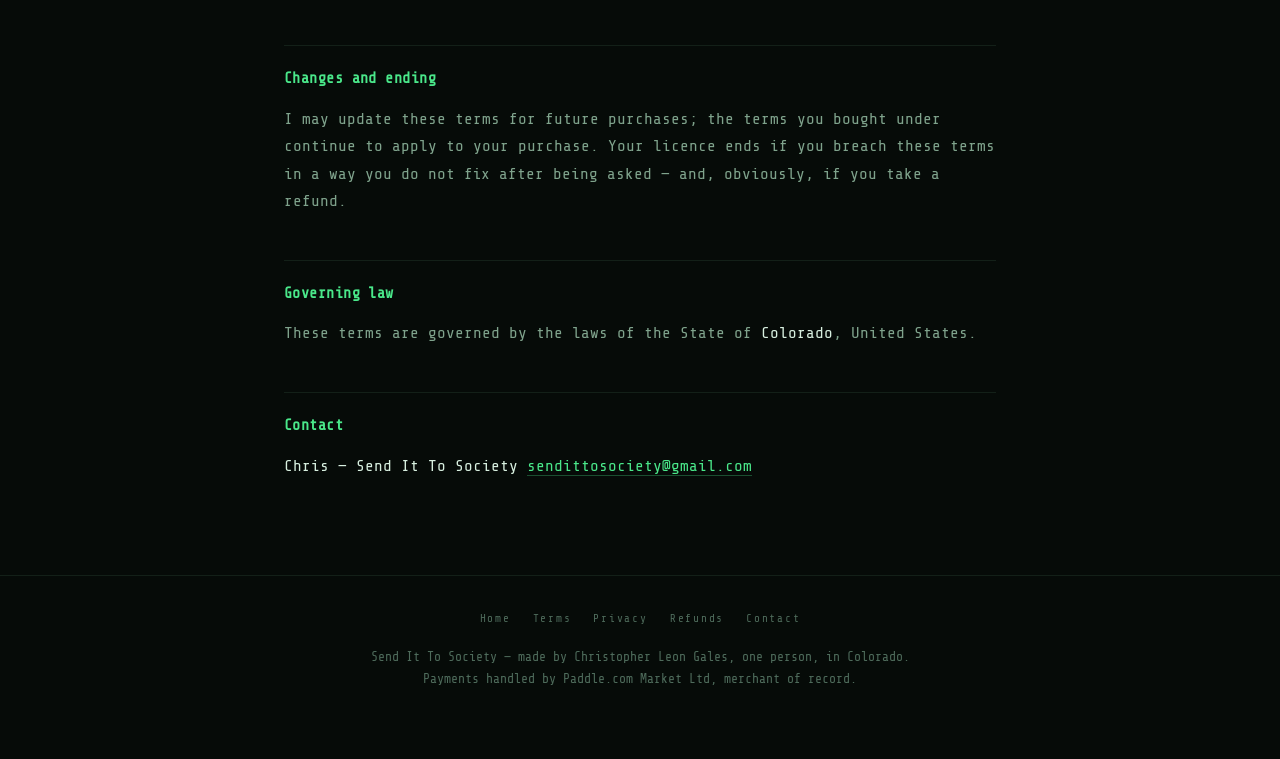
<file: terms.html>
<!doctype html>
<html lang="en">
<head>
<meta charset="utf-8">
<meta name="viewport" content="width=device-width,initial-scale=1">
<title>Terms &amp; Conditions — Send It To Society</title>
<meta name="robots" content="noindex,nofollow">
<link rel="preconnect" href="https://fonts.googleapis.com">
<link rel="preconnect" href="https://fonts.gstatic.com" crossorigin>
<link rel="stylesheet" href="https://fonts.googleapis.com/css2?family=Inter:wght@400;500;600;700&family=Share+Tech+Mono&display=swap">
<link rel="stylesheet" href="style.css">
</head>
<body>

<header class="top">
  <div class="wrap">
    <a class="brand" href="/"><span class="dot"></span> Send It To Society</a>
    <nav class="topnav">
      <a href="terms.html">Terms</a>
      <a href="privacy.html">Privacy</a>
      <a href="refund.html">Refunds</a>
      <a href="contact.html">Contact</a>
    </nav>
  </div>
</header>

<main class="wrap legal">
<h1>Terms &amp; Conditions</h1>
<p class="updated"><strong>Send It To Society</strong> — last updated 1 September 2026</p>
<h2>Who you are dealing with</h2>
<p>SITS ("the software") is made and sold by <strong>Christopher Leon Gales</strong>, trading as Send It To Society ("I", "me"). One person, contactable at <a href="mailto:sendittosociety@gmail.com">sendittosociety@gmail.com</a>.</p>
<p>Payments are processed by <strong>Paddle.com Market Ltd</strong>, who act as the merchant of record for every sale. Your purchase contract for payment is with Paddle; your licence to use the software is with me. Paddle's own terms apply to the payment itself.</p>
<h2>The trial</h2>
<p>SITS runs in full for <strong>fourteen days</strong> from first launch — every feature, no card, no account, no sign-up. After fourteen days it stops running until a licence key is entered. Nothing you made is deleted, and it all reopens when you buy.</p>
<h2>What you are buying</h2>
<p>A <strong>perpetual, non-exclusive, non-transferable licence</strong> to use SITS on your own computers, for your own work, commercial or otherwise.</p>
<p>One-time payment. Not a subscription. There is nothing to renew and nothing that expires. The version you buy keeps working for as long as it runs on your machine, whether or not I keep developing it.</p>
<p>Your licence covers up to the number of channel accounts stated at purchase. Future major versions may be sold separately; if that ever happens, existing buyers will be told plainly what is and is not included.</p>
<h2>What you may do</h2>
<ul><li>Install and use it on computers you own or control</li><li>Use everything you make with it commercially, with no royalty and no credit owed to me</li><li>Keep using it indefinitely, offline, with no check-in</li></ul>
<h2>What you may not do</h2>
<ul><li>Share, resell, sublicense, or publish your licence key</li><li>Remove or work around the licensing</li><li>Decompile or reverse-engineer the software, except where the law expressly permits it regardless of this clause</li></ul>
<p>Licence keys carry the name they were issued to. A key found in public can be traced to its purchase and may be revoked in future versions.</p>
<h2>Your content is yours</h2>
<p>Everything you create in SITS — scripts, plans, thumbnails, projects — belongs entirely to you. I claim no ownership, no licence, and no rights over any of it, and I never receive a copy, because the software stores everything locally.</p>
<p><strong>You are responsible for what you make and post</strong>, including respecting other people's copyright and the rules of whatever platform you publish to.</p>
<h2>Material sourced through the app</h2>
<p>THE ARCHIVE and THE SOUND BOOTH search third-party libraries and record the licence each item was offered under. That record is a convenience, not a legal guarantee: <strong>licences on those services can change and are occasionally mislabelled at source.</strong> Before you publish commercially, verify anything you are relying on. I am not liable for a third party's licensing error.</p>
<h2>AI features</h2>
<p>SITS can help you write using AI. By default it writes a prompt for you to paste into a service of your own choosing — nothing is transmitted by the app. If you supply your own API key, requests go from your machine directly to that provider under your own account, subject to their terms and their charges.</p>
<p>Output from an AI is not guaranteed to be accurate, original, or fit for purpose. Check it before you publish it.</p>
<h2>Beta software</h2>
<p>SITS is beta software, sold as-is. It is Windows-only. It will contain bugs. It is not certified, insured, or guaranteed to be fit for any particular purpose, and it should not be the only place your work exists — <strong>keep your own backups.</strong></p>
<h2>Refunds</h2>
<p>Thirty days, no questions. The full policy is on the refund page and it is short.</p>
<h2>Limitation of liability</h2>
<p>To the fullest extent the law allows, my total liability arising from the software or these terms is limited to <strong>the amount you paid for it.</strong></p>
<p>I am not liable for lost work, lost revenue, lost data, or any indirect or consequential loss. Nothing here excludes liability that cannot lawfully be excluded, and if you are a consumer, your statutory rights are unaffected by anything in this document.</p>
<h2>Support</h2>
<p>Support is me, by email, usually the same day. There is no guaranteed response time and no service-level agreement, because promising one I might not keep during a busy week would be worth less than telling you the truth now.</p>
<h2>Changes and ending</h2>
<p>I may update these terms for future purchases; the terms you bought under continue to apply to your purchase. Your licence ends if you breach these terms in a way you do not fix after being asked — and, obviously, if you take a refund.</p>
<h2>Governing law</h2>
<p>These terms are governed by the laws of the State of <strong>Colorado</strong>, United States.</p>
<h2>Contact</h2>
<p><strong>Chris — Send It To Society</strong> <a href="mailto:sendittosociety@gmail.com">sendittosociety@gmail.com</a></p>
</main>

<footer>
  <div class="wrap">
    <div class="links">
      <a href="/">Home</a>
      <a href="terms.html">Terms</a>
      <a href="privacy.html">Privacy</a>
      <a href="refund.html">Refunds</a>
      <a href="contact.html">Contact</a>
    </div>
    <p style="margin:0">Send It To Society — made by Christopher Leon Gales, one person, in Colorado.<br>
    Payments handled by Paddle.com Market Ltd, merchant of record.</p>
  </div>
</footer>

</body>
</html>
</file>
<file: style.css>
/* ── SEND IT TO SOCIETY ───────────────────────────────────────────────────────
   A console OS that happens to be a sales page.

   THE RULE THAT OUTRANKS EVERY OTHER RULE IN THIS FILE: a visitor decides in
   two seconds. If an effect makes the headline harder to read, the effect
   loses. Immersion carries the message; it never replaces it.
   ─────────────────────────────────────────────────────────────────────────── */

:root{
  --bg:#060B08; --bg-2:#0A110D; --panel:#0C1410;
  --line:#1B2C22; --line-soft:#132018;
  --ink:#D8F0E0; --muted:#7FA38C; --faint:#4E6B5B;

  /* phosphor — the app's green, and the only colour that means "go" */
  --green:#4AE88A; --green-glow:rgba(74,232,138,.45);
  /* the logo is gold: the mark and section headings, nothing else */
  --gold:#F5D547;
  --magenta:#FF3D9A;

  --pix:"Silkscreen","Share Tech Mono",monospace;
  --mono:"Share Tech Mono",ui-monospace,Consolas,monospace;
}

*{box-sizing:border-box}
html{scroll-behavior:smooth}
body{margin:0;background:var(--bg);color:var(--ink);font-family:var(--mono);
  font-size:17px;line-height:1.65;-webkit-font-smoothing:antialiased;overflow-x:hidden}
a{color:var(--green);text-decoration:none}
p{margin:0 0 15px}

/* ── CRT + GRAIN ────────────────────────────────────────────────────────────
   Both pointer-events:none. The scanlines are deliberately weak — at the
   strength that looks best in a screenshot they measurably hurt body text,
   which loses under the rule above. */
.crt{position:fixed;inset:0;z-index:90;pointer-events:none;mix-blend-mode:multiply;
  background:repeating-linear-gradient(to bottom,rgba(0,0,0,.16) 0 1px,transparent 1px 3px),
    radial-gradient(120% 100% at 50% 50%,transparent 55%,rgba(0,0,0,.55) 100%)}
.grain{position:fixed;inset:-50%;z-index:91;pointer-events:none;opacity:.05;
  background-image:url("data:image/svg+xml,%3Csvg xmlns='http://www.w3.org/2000/svg' width='120' height='120'%3E%3Cfilter id='n'%3E%3CfeTurbulence type='fractalNoise' baseFrequency='.9' numOctaves='3'/%3E%3C/filter%3E%3Crect width='120' height='120' filter='url(%23n)'/%3E%3C/svg%3E");
  animation:grainShift 700ms steps(3) infinite}
@keyframes grainShift{0%{transform:translate(0,0)}33%{transform:translate(-2%,1%)}66%{transform:translate(1%,-2%)}}

/* ── BOOT ───────────────────────────────────────────────────────────────── */
#boot{position:fixed;inset:0;z-index:200;background:#030603;display:flex;
  align-items:center;justify-content:center;transition:opacity .55s ease;cursor:pointer}
#boot.gone{opacity:0;pointer-events:none}
.boot-inner{width:min(560px,86vw)}
#bootlog{margin:0 0 18px;font-family:var(--mono);font-size:13.5px;line-height:1.9;
  color:var(--green);text-shadow:0 0 12px var(--green-glow);white-space:pre-wrap;min-height:11em}
#bootstat{margin:0 0 10px;font-family:var(--mono);font-size:11px;letter-spacing:.2em;
  color:var(--faint);display:flex;justify-content:space-between}
#bootstat b{color:var(--green);font-weight:400;text-shadow:0 0 12px var(--green-glow)}
.boot-bar{height:5px;background:rgba(74,232,138,.14);border:1px solid var(--line);overflow:hidden}
.boot-bar i{display:block;height:100%;width:0;background:var(--green);
  box-shadow:0 0 12px var(--green-glow);transition:width .3s linear}
#bootskip{position:fixed;right:22px;bottom:20px;background:none;border:1px solid var(--line);
  color:var(--faint);font-family:var(--mono);font-size:11px;letter-spacing:.18em;padding:8px 14px;cursor:pointer}
#bootskip:hover{color:var(--green);border-color:var(--green)}

/* ── MASTHEAD + SOUND ───────────────────────────────────────────────────── */
header.top{position:fixed;top:0;left:0;right:0;z-index:80;display:flex;align-items:center;
  justify-content:space-between;gap:16px;padding:12px 22px;
  background:linear-gradient(180deg,rgba(3,6,4,.92),transparent)}
.brand{font-family:var(--pix);font-size:13px;letter-spacing:.04em;color:var(--ink);
  display:inline-flex;align-items:center;gap:10px}
/* The mark is the app's own boot logo — a 5x7 block S in the icon's colours,
   not a gold letter in a box. Same object in both places or it is two brands. */
.mark{width:20px;height:28px;display:block;filter:drop-shadow(0 0 10px rgba(209,99,184,.35))}
header nav{display:flex;gap:20px;align-items:center;font-size:11.5px;letter-spacing:.14em}
header nav a{color:var(--muted)}
header nav a:hover{color:var(--green)}
.cta-sm{border:1px solid var(--green);color:var(--green)!important;padding:6px 13px;
  box-shadow:0 0 16px rgba(74,232,138,.18) inset}

#sound{position:fixed;right:22px;bottom:20px;z-index:85;display:inline-flex;align-items:center;gap:9px;
  background:rgba(3,6,4,.72);border:1px solid var(--line);color:var(--faint);cursor:pointer;
  font-family:var(--mono);font-size:10.5px;letter-spacing:.16em;padding:9px 14px}
#sound:hover{color:var(--green);border-color:var(--green)}
#sound .ico{width:9px;height:9px;border-radius:50%;background:var(--faint)}
#sound.on{color:var(--green);border-color:var(--green)}
#sound.on .ico{background:var(--green);box-shadow:0 0 10px var(--green-glow);animation:pulseDot 1.6s ease-in-out infinite}
@keyframes pulseDot{0%,100%{opacity:.5}50%{opacity:1}}

/* ── SCENES ─────────────────────────────────────────────────────────────────
   Each scene is a tall block whose scroll drives one video. The stage is
   sticky, so the picture holds still and only TIME moves. */
.scene{position:relative}
/* Trailer cadence. Each scene holds for one screen and travels for one,
   so a clip plays out in a single flick of the wheel instead of three. */
.tall-4{height:400vh}
.tall-3{height:300vh}
.tall-25{height:250vh}
.tall-2{height:200vh}
.stage{position:sticky;top:0;height:100vh;overflow:hidden}
.plate{position:absolute;inset:0;width:100%;height:100%;object-fit:cover;will-change:auto;
  filter:saturate(1.08) contrast(1.04);background:#040a06}
.scrim{position:absolute;inset:0;pointer-events:none}

/* A DUAL SCENE HOLDS TWO PLATES. Only one is on screen at a time — the
   last whose slice of the scroll has begun — so THE CLIMB switches from the
   bedroom to the penthouse halfway up. Single-plate scenes are untouched by
   this rule, which is why the opacity default lives on .dual and not on
   .plate itself. */
.scene.dual .plate{opacity:0;transition:opacity .55s ease}
.scene.dual .plate.show{opacity:1}

/* Copy alternates sides across a dual scene, so the darkening has to work
   from both edges rather than one. */
.scrim.both{background:
  linear-gradient(90deg,rgba(3,7,5,.93) 0%,rgba(3,7,5,.5) 24%,transparent 45%,
    transparent 55%,rgba(3,7,5,.5) 76%,rgba(3,7,5,.93) 100%),
  linear-gradient(0deg,rgba(3,7,5,.94) 0%,rgba(3,7,5,.4) 26%,transparent 50%)}
/* Strong enough for white text on any frame, weak enough that the set
   dressing still reads — the marquee saying PRESENTED BY SENDITTOSOCIETY is
   doing sales work and should not be scrimmed into the dark. */
.scrim.left{background:linear-gradient(90deg,rgba(3,7,5,.93) 0%,rgba(3,7,5,.64) 38%,rgba(3,7,5,.15) 66%,transparent 92%),
  linear-gradient(0deg,rgba(3,7,5,.80) 0%,transparent 36%)}
.scrim.right{background:linear-gradient(270deg,rgba(3,7,5,.94) 0%,rgba(3,7,5,.66) 40%,rgba(3,7,5,.16) 70%,transparent 100%),
  linear-gradient(0deg,rgba(3,7,5,.8) 0%,transparent 38%)}

/* THE HEADLINES ARE NEVER JS-DEPENDENT. The first layer of every scene ships
   with .on already set in the HTML, so if the script fails, is blocked, or is
   throttled in a background tab, the claim is still on screen. */
.layer{position:absolute;left:max(40px,6vw);top:50%;
  transform:translateY(-50%) translateY(16px);
  max-width:min(620px,62vw);opacity:0;pointer-events:none;
  transition:opacity .5s cubic-bezier(.4,0,.2,1),transform .5s cubic-bezier(.4,0,.2,1)}
.layer.on{opacity:1;transform:translateY(-50%) translateY(0);pointer-events:auto}
.layer.right{left:auto;right:max(40px,6vw);text-align:right}

.kicker{font-family:var(--mono);font-size:11.5px;letter-spacing:.28em;color:var(--green);
  margin:0 0 16px;text-shadow:0 0 14px var(--green-glow)}
.layer h1{font-family:var(--pix);font-weight:700;font-size:clamp(30px,4.4vw,60px);
  line-height:1.16;margin:0 0 22px;color:#fff;text-shadow:0 0 34px rgba(0,0,0,.95),0 3px 0 rgba(0,0,0,.5)}
.layer h2{font-family:var(--pix);font-weight:700;font-size:clamp(24px,3.3vw,44px);
  line-height:1.2;margin:0 0 20px;color:var(--gold);text-shadow:0 0 30px rgba(0,0,0,.95)}
.layer .sub{font-size:18px;color:var(--ink);margin:0 0 22px;max-width:44ch;
  text-shadow:0 2px 14px rgba(0,0,0,.95)}
.layer.right .sub{margin-left:auto}
.layer .sub b{color:var(--green)}
.layer .sub.dim{color:var(--muted);font-size:16px}
.fine{font-size:12px;letter-spacing:.14em;color:var(--muted);margin:14px 0 0}

.cta{display:inline-block;font-family:var(--pix);font-size:13px;letter-spacing:.06em;
  background:var(--green);color:#04150B;padding:16px 30px;
  box-shadow:0 0 30px rgba(74,232,138,.35);transition:transform .12s,box-shadow .12s}
.cta:hover{transform:translateY(-2px);box-shadow:0 0 44px rgba(74,232,138,.6)}

/* DOWNLOADS PAUSED. Same shape and position as the live button so the price
   box doesn't suddenly have a hole in it, but visibly inert: no fill, no glow,
   no hover lift, no pointer. It has to read as a sign, not as a thing that
   might work if you click it harder. Delete this rule when downloads return. */
.cta-off{background:transparent;color:var(--faint);border:1px dashed var(--line);
  box-shadow:none;cursor:default;margin:0 0 4px}
.cta-off:hover{transform:none;box-shadow:none}

/* Top centre, under the masthead: the first place the eye lands after the
   headline, rather than the bottom corner nobody looks at. */
.scrollcue{position:absolute;left:50%;top:82px;transform:translateX(-50%);display:flex;
  flex-direction:column;align-items:center;gap:12px;font-size:20px;letter-spacing:.32em;
  color:var(--green);opacity:.8;text-shadow:0 0 16px var(--green-glow);pointer-events:none}
.scrollcue svg{animation:cue 2.1s ease-in-out infinite}
@keyframes cue{0%,100%{transform:translateY(-3px);opacity:.45}50%{transform:translateY(3px);opacity:1}}

/* ── SENDY ──────────────────────────────────────────────────────────────────
   One appearance, as a character. Chris's call: not a guide down the page. */
.sendy-pop{position:absolute;right:max(40px,5vw);bottom:6vh;z-index:5;display:flex;
  align-items:flex-end;gap:16px;max-width:min(520px,48vw)}
.sendy-pop .bubble{margin:0 0 34px;background:rgba(4,10,7,.86);border:1px solid var(--line);
  border-left:2px solid var(--green);padding:14px 16px;font-size:14.5px;color:var(--ink);line-height:1.55}
@keyframes sendy-bob{0%,100%{transform:translateY(0)}50%{transform:translateY(-4px)}}
@keyframes sendy-wave{0%,100%{transform:rotate(0)}25%{transform:rotate(-17deg)}60%{transform:rotate(7deg)}}
@keyframes sendy-pulse{0%,100%{opacity:.16}50%{opacity:.36}}
.sendy-bob{animation:sendy-bob 3.4s ease-in-out infinite}
.sendy-wave{transform-box:view-box;transform-origin:300px 198px;animation:sendy-wave 2.6s ease-in-out infinite}
.sendy-pulse{animation:sendy-pulse 2.4s ease-in-out infinite}

/* ── BANDS ──────────────────────────────────────────────────────────────── */
main,.band{position:relative;z-index:2;background:var(--bg)}
.band{max-width:760px;margin:0 auto;padding:96px 24px}
.band.wide{max-width:1040px}
.band.tight{padding:56px 24px}
.eyebrow{font-family:var(--mono);font-size:11px;letter-spacing:.24em;color:var(--green);margin:0 0 16px}
.h2{font-family:var(--pix);font-size:clamp(21px,2.6vw,32px);line-height:1.25;margin:0 0 22px;color:var(--gold)}
.lede{font-size:19px;line-height:1.65;margin:0 0 16px;color:var(--ink)}
.lede.dim{color:var(--muted)}
.note{font-size:13.5px;color:var(--faint);margin:14px 0 0}

.stack{width:100%;border-collapse:collapse;font-size:16px;margin:4px 0}
.stack td{padding:13px 0;border-bottom:1px solid var(--line-soft);color:var(--muted)}
.stack td:last-child{text-align:right;font-family:var(--mono);color:var(--ink);white-space:nowrap}
.stack td span{color:var(--faint);font-size:12px}
.stack td small{display:block;color:var(--faint);font-size:12px;margin-top:3px}
.stack tr.total td{border-bottom:none;border-top:1px solid var(--line);padding-top:16px;color:var(--ink)}
.stack tr.total td:last-child{color:var(--green);font-size:21px}

.pricebox{border:1px solid var(--line);background:var(--panel);padding:40px 32px;text-align:center;
  box-shadow:0 0 60px rgba(74,232,138,.05) inset}
.amt{font-family:var(--pix);font-size:clamp(46px,7vw,76px);line-height:1;margin:0;color:#fff}
.once{font-size:11px;letter-spacing:.2em;color:var(--green);margin:14px 0 26px}

.honest{border-left:2px solid var(--magenta);padding-left:26px}
.honest div{padding:18px 0;border-bottom:1px solid var(--line-soft)}
.honest div:last-child{border-bottom:none}
.honest h3{font-family:var(--pix);font-size:14px;margin:0 0 8px;color:var(--ink)}
.honest p{margin:0;font-size:15.5px;color:var(--muted)}

footer{position:relative;z-index:2;background:var(--bg);border-top:1px solid var(--line-soft);
  padding:34px 24px 70px;text-align:center;font-size:13px;color:var(--faint)}
footer .links{display:flex;gap:22px;justify-content:center;flex-wrap:wrap;font-size:11px;
  letter-spacing:.16em;margin-bottom:18px}
footer .links a{color:var(--faint)}
footer .links a:hover{color:var(--green)}

/* ── MOBILE ─────────────────────────────────────────────────────────────────
   Chris's call: desktop is the experience, mobile gets a clean simple
   fallback. Not a shrunken port — the videos are dropped entirely for their
   poster stills, because scrubbing 39 MB on a phone is a bounce. */
@media (max-width:820px){
  body{font-size:16px}
  .scene,.tall-4,.tall-3,.tall-25,.tall-2{height:auto}
  /* NOT A BOTTOM-ALIGNED FLEX BOX. It was, and with three stacked layers the
     hero's content was taller than the stage: flex-end overflows at the TOP,
     `overflow:hidden` cut it, and the H1 sat at -232px — the single most
     important line on the page, invisible on every phone. Normal flow cannot
     do that. The top padding clears the fixed header. */
  .stage{position:relative;height:auto;min-height:auto;display:block;overflow:visible;
    padding:92px 0 40px;background-size:cover;background-position:center}
  .plate{display:none}
  /* Text can now land anywhere over the still, so the scrim darkens evenly
     rather than only at the foot. Readability outranks the picture. */
  .scrim{background:linear-gradient(180deg,rgba(3,7,5,.90),rgba(3,7,5,.84))!important}
  /* .layer.on MUST be named here. It carries transform:translateY(-50%) for the
     desktop centring and outranks a bare `.layer` override, so on a phone every
     visible layer was being lifted by half its own height — which is what put
     the hero's H1 off the top of the screen. */
  .layer,.layer.on{position:relative;opacity:1;transform:none;top:auto;left:auto;
    right:auto;max-width:100%;padding:0 20px 40px;text-align:left;transition:none}
  .layer.right{text-align:left}
  .layer.right .sub{margin-left:0}
  /* Later layers in a scene would stack into a wall of text on a phone. */
  .layer:not(.on){display:none}
  .scrollcue{display:none}
  .sendy-pop{position:relative;right:auto;bottom:auto;max-width:100%;padding:0 20px 34px;flex-wrap:wrap}
  .band{padding:64px 20px}
  .crt{background:radial-gradient(120% 100% at 50% 50%,transparent 60%,rgba(0,0,0,.5) 100%)}
  .grain{display:none}
  header nav a:not(.cta-sm){display:none}
  #sound{display:none}
}

@media (prefers-reduced-motion:reduce){
  html{scroll-behavior:auto}
  .grain,.scrollcue i,.sendy-bob,.sendy-wave,.sendy-pulse{animation:none}
  .layer{transition:none}
}

/* ── SCREENSHOTS ────────────────────────────────────────────────────────────
   Real screens, framed like something on a shelf rather than floated on the
   page. The border and inner glow keep a dark screenshot from dissolving into
   a dark background. */
.shot{margin:0}
.shot img{display:block;width:100%;height:auto;border:1px solid var(--line);
  box-shadow:0 0 0 1px rgba(74,232,138,.06),0 24px 60px rgba(0,0,0,.6);background:#050a07}
.shot figcaption{margin-top:12px;font-size:14px;color:var(--faint);line-height:1.55}
.shot.lead{margin:34px 0 10px}

/* ── THE LADDER ─────────────────────────────────────────────
   Nine tiers along the floor of the room you are climbing toward. Colours are
   the app's own TIERS table, so Gold is the same Gold in both places.

   Unclimbed tiers are grey and dim; each lights as you reach it and the one
   you are standing on lifts. All nine building lines ship in the HTML and only
   a class moves — nothing is written by script during a scroll. */
.ladder{position:absolute;left:0;right:0;bottom:0;z-index:4;
  padding:0 max(16px,2vw) 24px;
  background:linear-gradient(0deg,rgba(3,7,5,.95) 46%,rgba(3,7,5,.6) 76%,transparent)}

.tierlines{position:relative;height:70px;margin-bottom:12px}
.tierline{position:absolute;left:0;right:0;top:0;margin:0;text-align:center;
  font-size:15px;line-height:1.5;color:var(--muted);opacity:0;
  transition:opacity .32s ease}
.tierline.on{opacity:1}
.tierline b{display:block;font-family:var(--pix);font-size:16px;letter-spacing:.1em;
  color:var(--t);margin-bottom:6px;
  text-shadow:0 0 22px color-mix(in srgb,var(--t) 60%,transparent)}

.rankstrip{display:flex;justify-content:center;align-items:flex-end;flex-wrap:nowrap}
.badge{display:flex;flex-direction:column;align-items:center;gap:9px;
  flex:0 0 auto;padding:0 clamp(3px,.72vw,14px);cursor:default}
.badge .sym{display:grid;place-items:center;
  width:clamp(52px,6.4vw,104px);height:clamp(52px,6.4vw,104px);
  font-size:clamp(21px,2.7vw,44px);color:var(--t);
  border:2px solid color-mix(in srgb,var(--t) 32%,transparent);
  background:rgba(3,7,5,.55);
  filter:grayscale(1) brightness(.45);
  transition:filter .35s ease,border-color .35s ease,box-shadow .35s ease,
    transform .35s cubic-bezier(.3,1.45,.45,1)}
.badge .nm{font-family:var(--mono);font-size:clamp(8px,.78vw,11px);letter-spacing:.16em;
  text-transform:uppercase;color:var(--t);opacity:.3;transition:opacity .35s ease}

.badge.lit .sym{filter:none;border-color:var(--t);
  background:color-mix(in srgb,var(--t) 12%,rgba(3,7,5,.62));
  box-shadow:0 0 24px color-mix(in srgb,var(--t) 32%,transparent)}
.badge.lit .nm{opacity:.8}
.badge.now .sym{transform:translateY(-12px) scale(1.1);
  box-shadow:0 0 52px color-mix(in srgb,var(--t) 70%,transparent)}
.badge.now .nm{opacity:1}
.badge.apex.lit .sym{box-shadow:0 0 30px color-mix(in srgb,var(--t) 46%,transparent)}
.badge:hover .sym{transform:translateY(-12px) scale(1.12)}

/* ── THE ACTS ───────────────────────────────────────────────
   The structure was already there; it was just never said out loud. The rail
   groups the page under ACT I / ACT II, the end card is marked as the close of
   Act I, and Act II opens on its own stamp instead of simply starting. */
.tc-act{font-family:var(--mono);font-size:10px;letter-spacing:.34em;
  color:var(--faint);margin:0 0 30px}
.tc-shout{font-family:var(--pix);font-size:clamp(26px,4.2vw,50px);color:var(--green);
  margin:0 0 20px;letter-spacing:.02em;text-shadow:0 0 46px var(--green-glow)}

.actstamp{position:relative;z-index:2;background:#020402;text-align:center;
  padding:96px 24px 88px;border-top:1px solid var(--line-soft)}
.actstamp .ai{font-family:var(--mono);font-size:11px;letter-spacing:.36em;
  color:var(--green);margin:0 0 16px;text-shadow:0 0 18px var(--green-glow)}
.actstamp .an{font-family:var(--pix);font-size:clamp(24px,3.6vw,42px);color:#fff;
  margin:0 0 18px}
.actstamp .al{font-size:16px;color:var(--muted);max-width:46ch;margin:0 auto;line-height:1.65}

#rail .ract{margin:16px 0 4px;padding:0 2px;font-family:var(--mono);font-size:8.5px;
  letter-spacing:.3em;color:var(--line);text-align:right}
#rail .ract:first-child{margin-top:0}

/* ── SCENE EDGES ────────────────────────────────────────────────────────────
   A thin fade at the seam between scenes so one does not simply cut to the
   next. Cheap: a gradient, no extra paint on the video itself. */
.stage::after{content:'';position:absolute;left:0;right:0;bottom:0;height:110px;
  pointer-events:none;background:linear-gradient(0deg,var(--bg),transparent)}
.scene:has(.ladder) .stage::after{display:none}

/* ── CHAPTER RAIL ───────────────────────────────────────────────────────────
   A level-select down the right edge. It is here because "too long" is mostly
   a feeling of not knowing where you are: six labelled stops turn an unknown
   scroll into a known one. Updated from the offsets paint() already caches,
   and it only touches a class when the chapter actually changes. */
#rail{position:fixed;right:14px;top:50%;transform:translateY(-50%);z-index:86;
  display:flex;flex-direction:column;gap:1px;align-items:flex-end;
  opacity:0;transition:opacity .45s ease;pointer-events:none}
#rail.on{opacity:1}
#rail a{display:flex;align-items:center;gap:10px;padding:6px 2px;pointer-events:auto;
  font-family:var(--mono);font-size:9px;letter-spacing:.2em;color:var(--faint)}
#rail .t{opacity:0;transform:translateX(6px);white-space:nowrap;
  transition:opacity .28s ease,transform .28s ease}
#rail .d{width:15px;height:2px;background:var(--faint);
  transition:width .28s ease,background .28s ease,box-shadow .28s ease}
#rail a:hover .t,#rail a.cur .t{opacity:1;transform:none}
#rail a:hover .d{background:var(--green)}
#rail a.cur{color:var(--green)}
#rail a.cur .d{width:32px;background:var(--green);box-shadow:0 0 12px var(--green-glow)}

/* ── END CARD ───────────────────────────────────────────────────────────────
   A trailer ends on a logo. This one ends on a logo and a price — and giving
   the page a visible FINISH is most of what "make it shorter" really asked
   for. Everything past this point is optional detail. */
.titlecard{position:relative;z-index:2;min-height:88vh;display:grid;place-items:center;
  padding:80px 24px;text-align:center;
  background:linear-gradient(180deg,var(--bg) 0%,#020402 34%)}
.tc-in{max-width:560px}
.mark.big{width:54px;height:76px;margin:0 auto 24px;
  filter:drop-shadow(0 0 26px rgba(209,99,184,.45))}
.tc-name{font-family:var(--pix);font-size:clamp(20px,3vw,34px);color:#fff;
  margin:0 0 14px;text-shadow:0 0 44px rgba(74,232,138,.25)}
.tc-line{font-size:11.5px;letter-spacing:.26em;color:var(--green);margin:0 0 30px;
  text-shadow:0 0 16px var(--green-glow)}
.tc-fine{font-size:11.5px;letter-spacing:.14em;color:var(--faint);margin:16px 0 0}
.tc-more{display:inline-block;margin-top:46px;font-size:10px;letter-spacing:.22em;
  color:var(--faint);border-bottom:1px solid var(--line);padding-bottom:4px}
.tc-more:hover{color:var(--green);border-color:var(--green)}

.pricefacts{list-style:none;margin:26px 0 0;padding:24px 0 0;text-align:left;
  border-top:1px solid var(--line-soft);display:grid;gap:16px}
.pricefacts li{font-size:14.5px;color:var(--faint);line-height:1.6}
.pricefacts b{color:var(--ink)}
.who{font-size:14.5px;color:var(--faint);text-align:center;line-height:1.65;
  max-width:54ch;margin:26px auto 0}

/* ── THINGS THAT ANSWER THE POINTER ─────────────────────────────────────────
   Chris: "when the cursor scrolls over text ... some sort of effect or physics
   so the whole website feels a little more alive."

   Headlines get real physics: app.js splits them into characters and starts a
   wave from wherever the pointer crossed the line, so the letters lift and
   settle outward from that point. TRANSFORM ONLY — animating colour or
   text-shadow on thirty spans would repaint every frame, and the scroll scrub
   owns the frame budget. Everything else here is a plain CSS transition. */
/* A word is one unbreakable inline-block; the characters inside it are the
   things that move. Per-character inline-blocks on their own let the line
   break between any two letters. */
.w{display:inline-block;white-space:nowrap}
.ch{display:inline-block;will-change:transform}

/* TWO ANIMATIONS, DELIBERATELY SPLIT.

   The wave is per character and travels from wherever the pointer crossed the
   line: lift, overshoot, flash white, settle back through green. Transform and
   colour only.

   The GLOW is on the line as a whole, not on each letter — a chromatic split
   at the peak, then a phosphor pulse that fades, comes back once, and dies.
   text-shadow is inherited, so one animation on the parent lights every
   character; thirty blurred shadows animating separately would cost thirty
   times as much for the same picture.

   Neither declares 0% or 100%. CSS synthesises those from the element's own
   computed style, so a gold headline returns to gold and a white one to white
   without this file needing to know which it is. */
.rip .ch{animation:chRip .62s cubic-bezier(.22,1.5,.4,1) both;animation-delay:var(--d,0ms)}
@keyframes chRip{
  0%{transform:translateY(0) scale(1)}
  26%{transform:translateY(-17px) scale(1.17);color:#fff}
  58%{transform:translateY(4px) scale(.985);color:var(--green)}
  100%{transform:translateY(0) scale(1)}
}

.rip{animation:lineFlash 1.15s ease-out both}
@keyframes lineFlash{
  12%{text-shadow:-3px 0 0 var(--magenta),3px 0 0 #4FD8FF,0 0 36px rgba(255,255,255,.55)}
  34%{text-shadow:0 0 44px var(--green-glow),0 0 11px rgba(74,232,138,.85)}
  62%{text-shadow:0 0 12px rgba(74,232,138,.22)}
  80%{text-shadow:0 0 38px var(--green-glow)}
}

.layer .sub,.lede,.honest p,.pricefacts li,.spec dd{
  transition:color .25s ease,text-shadow .25s ease}
.layer .sub:hover{color:#fff;text-shadow:0 0 20px var(--green-glow),0 2px 14px rgba(0,0,0,.95)}
.lede:hover,.honest p:hover,.pricefacts li:hover,.spec dd:hover{color:var(--ink)}


.badge{cursor:default}
.badge .sym{transition:transform .22s cubic-bezier(.3,1.5,.4,1),box-shadow .22s ease}
.badge .nm{transition:opacity .22s ease}
.badge:hover .sym{transform:translateY(-7px) scale(1.14);
  box-shadow:0 0 32px color-mix(in srgb,var(--t) 62%,transparent)}
.badge:hover .nm{opacity:1}

.stack tr{transition:background .2s ease}
.stack tr:hover td{color:var(--ink)}
.honest div{transition:border-color .25s ease}

@media (max-width:820px){
  #rail{display:none}
  .titlecard{min-height:auto;padding:64px 22px}
  .ch,.w{display:inline}
}
@media (prefers-reduced-motion:reduce){
  .rip .ch{animation:none}
  .layer{transition:opacity .01s}
}

@media (max-width:820px){
  /* The ladder is the one thing worth keeping on a phone — it is the whole
     promise in nine marks — but it wraps and every tier ships lit, because
     there is no scroll scrub to light them in order. */
  .ladder{position:relative;background:var(--bg);padding:26px 16px 30px}
  .tierlines{display:none}
  .rankstrip{flex-wrap:wrap;gap:10px 0}
  .badge .sym{width:56px;height:56px;font-size:22px;filter:none;
    border-color:var(--t);background:color-mix(in srgb,var(--t) 12%,rgba(3,7,5,.6))}
  .badge .nm{opacity:.85}
  .badge.now .sym{transform:none}
  .actstamp{padding:64px 20px 58px}
}

/* ── THE DATASHEET ───────────────────────────────────────────
   Fourteen tools, each answering the same three questions in the same order —
   what it is, how you would use it, what is underneath.

   COLLAPSED BY DEFAULT, on <details> rather than a scripted accordion: it opens
   with JavaScript off, the keyboard and screen readers get correct behaviour for
   free, and the browser owns the open state. Shut, the whole section is fourteen
   readable rows; open, each is the full sheet. The first ships open so the shape
   is obvious without a click. */
.specbar{display:flex;justify-content:flex-end;margin:26px 0 10px}
#allspecs{background:none;border:1px solid var(--line);color:var(--faint);cursor:pointer;
  font-family:var(--mono);font-size:10px;letter-spacing:.2em;padding:9px 15px;
  transition:color .2s ease,border-color .2s ease}
#allspecs:hover{color:var(--green);border-color:var(--green)}

.specs{display:grid;gap:1px;background:var(--line-soft);
  border:1px solid var(--line-soft);margin:0 0 12px}
.spec{background:var(--bg);transition:background .25s ease}
.spec[open]{background:#080F0B}

.spec summary{display:flex;align-items:baseline;gap:18px;padding:19px 26px;
  cursor:pointer;list-style:none}
.spec summary::-webkit-details-marker{display:none}
.spec summary:hover{background:rgba(74,232,138,.03)}
.spec h3{font-family:var(--pix);font-size:14px;letter-spacing:.04em;color:var(--green);
  margin:0;flex:0 0 auto;min-width:min(250px,42vw)}
.spec .tease{flex:1 1 auto;font-size:14.5px;line-height:1.5;color:var(--faint);
  transition:color .25s ease}
.spec summary:hover .tease{color:var(--muted)}
.spec summary::after{content:'+';flex:0 0 auto;margin-left:auto;font-family:var(--mono);
  font-size:17px;line-height:1;color:var(--faint);transition:color .25s ease}
.spec[open] summary::after{content:'2';color:var(--green)}
.spec[open] h3{text-shadow:0 0 22px rgba(74,232,138,.3)}

.spec .inner{display:grid;grid-template-columns:1.02fr .98fr;gap:30px;
  padding:2px 26px 30px;align-items:start;animation:specIn .34s ease both}
.spec:nth-of-type(even) .inner .shot{order:2}
@keyframes specIn{from{opacity:0;transform:translateY(-8px)}to{opacity:1;transform:none}}

.spec dl{margin:0}
.spec dt{font-family:var(--mono);font-size:9.5px;letter-spacing:.24em;
  color:var(--faint);margin:0 0 7px}
.spec dd{margin:0 0 18px;font-size:15px;line-height:1.64;color:var(--muted);
  transition:color .25s ease}
.spec dd:last-child{margin-bottom:0}
.spec dd:hover{color:var(--ink)}
.spec dd b{color:var(--ink);font-weight:400}
.spec dd i{font-style:italic}
.spec .shot img{transition:border-color .25s,box-shadow .25s}
.spec[open]:hover .shot img{border-color:rgba(74,232,138,.4);
  box-shadow:0 16px 44px rgba(0,0,0,.6),0 0 0 1px rgba(74,232,138,.16)}

/* Sendy keeps the shop as well as the theater — same character, second
   appearance, and the bubble hangs off the other shoulder. */
.sendy-pop.left{right:auto;left:max(40px,5vw);flex-direction:row-reverse}
.sendy-pop.left .bubble{border-left:1px solid var(--line);border-right:2px solid var(--green)}

@media (max-width:820px){
  .spec summary{flex-wrap:wrap;gap:8px;padding:16px 18px}
  .spec h3{min-width:100%}
  .spec .inner{grid-template-columns:1fr;gap:18px;padding:0 18px 24px}
  .spec:nth-of-type(even) .inner .shot{order:0}
  .sendy-pop.left{left:auto;flex-direction:row}
}

/* ── KEYBOARD, AND SELECTION ─────────────────────────────────────────────────
   There were no focus styles at all, which on a near-black page means a
   keyboard user cannot see where they are. :focus-visible only shows the ring
   for keyboard navigation, so a mouse click does not leave an outline behind.
   Every interactive thing on the page is covered: the nav, both CTAs, the
   chapter rail, the sound toggle, the datasheet rows and the footer. */
:focus-visible{outline:2px solid var(--green);outline-offset:3px;border-radius:1px}
.cta:focus-visible,.cta-sm:focus-visible{outline-offset:4px}
.spec summary:focus-visible{outline-offset:-3px}

.skip{position:fixed;left:12px;top:-60px;z-index:210;background:var(--green);color:#04150B;
  font-family:var(--pix);font-size:11px;letter-spacing:.06em;padding:11px 16px;
  transition:top .18s ease}
.skip:focus{top:12px}

::selection{background:var(--green);color:#04150B}
::-moz-selection{background:var(--green);color:#04150B}

/* ── THE LEGAL PAGES ─────────────────────────────────────────────────────────
   terms / privacy / refunds / contact share this stylesheet but were written
   against classes it never had — .wrap, .topnav, .dot, .legal, .updated. The
   result was no measure, the wrong headings and a 263px header: four unstyled
   pages, and the ones a buyer actually reads before paying. They get the same
   console dressing as the front door, quieter, and set for reading. */
.wrap{max-width:760px;margin:0 auto;padding:0 24px;width:100%}
header.top .wrap{display:flex;align-items:center;justify-content:space-between;
  gap:16px;max-width:1040px}
.brand .dot{width:9px;height:9px;border-radius:50%;background:var(--green);
  box-shadow:0 0 12px var(--green-glow);display:inline-block}
.topnav{display:flex;gap:20px;font-size:11.5px;letter-spacing:.14em}
.topnav a{color:var(--muted)}
.topnav a:hover{color:var(--green)}

.legal{display:block;padding-top:104px;padding-bottom:80px;font-size:16px;line-height:1.72}
.legal h1{font-family:var(--pix);font-size:clamp(22px,3vw,32px);line-height:1.25;
  color:var(--gold);margin:0 0 10px}
.legal h2{font-family:var(--pix);font-size:15px;letter-spacing:.03em;color:var(--green);
  margin:44px 0 14px;padding-top:20px;border-top:1px solid var(--line-soft)}
.legal h3{font-family:var(--pix);font-size:13px;color:var(--ink);margin:26px 0 10px}
.legal p{color:var(--muted);margin:0 0 15px}
.legal strong,.legal b{color:var(--ink);font-weight:400}
.legal a{border-bottom:1px solid rgba(74,232,138,.3)}
.legal a:hover{border-bottom-color:var(--green)}
.legal ul,.legal ol{margin:0 0 18px;padding-left:20px;color:var(--muted)}
.legal li{margin:0 0 9px}
.legal .updated{font-size:13px;color:var(--faint);letter-spacing:.04em;
  margin:0 0 8px;padding-bottom:26px;border-bottom:1px solid var(--line-soft)}
.legal table{width:100%;border-collapse:collapse;font-size:15px;margin:0 0 20px}
.legal td,.legal th{padding:11px 0;border-bottom:1px solid var(--line-soft);
  text-align:left;color:var(--muted);vertical-align:top}
.legal th{color:var(--ink);font-weight:400;font-family:var(--mono);font-size:11px;
  letter-spacing:.16em}

@media (max-width:820px){
  header.top .wrap{gap:10px}
  .topnav{gap:13px;font-size:10.5px}
  .legal{padding-top:88px;font-size:15.5px}
}

/* ── CURSOR ──────────────────────────────────────────────────────
   A soft glow that follows the pointer, and a thin trail of falling glyphs.
   Both are pointer-events:none and composited (transform/opacity only), so
   neither can touch the scroll budget the video scrub depends on.

   THIS BLOCK WAS DELETED BY ACCIDENT ONCE (f3f9bf9) and shipped missing for a
   day. A cleanup removed a dead `.feat` rule by slicing "from .feat up to THE
   LADDER" — but an earlier edit had moved the ladder further down the file, so
   the slice swallowed everything in between, which was all of this. The check
   afterwards confirmed the dead selectors were gone and never confirmed the
   live ones survived, which is the wrong half to verify. Never delete a range
   by two landmarks that other edits are free to move.

   Tight to the pointer — a wide soft field read as a smudge following the
   mouse; a small bright one reads as the cursor itself carrying light. */
#glow{position:fixed;left:0;top:0;width:76px;height:76px;margin:-38px 0 0 -38px;
  z-index:88;pointer-events:none;opacity:0;transition:opacity .35s ease;
  background:radial-gradient(circle,rgba(74,232,138,.46) 0%,rgba(74,232,138,.24) 26%,rgba(74,232,138,.07) 50%,transparent 72%);
  mix-blend-mode:screen;will-change:transform}
#glow.on{opacity:1}
.rain{position:fixed;z-index:87;pointer-events:none;font-family:var(--mono);
  font-size:12px;color:var(--green);text-shadow:0 0 8px var(--green-glow);
  animation:rainfall .9s linear forwards;will-change:transform,opacity}
@keyframes rainfall{
  0%{opacity:.85;transform:translateY(0) scale(1)}
  100%{opacity:0;transform:translateY(46px) scale(.85)}
}
@media (max-width:820px){ #glow,.rain{display:none} }
@media (prefers-reduced-motion:reduce){ .rain{display:none} }
@media (hover:none){ #glow,.rain{display:none} }

/* ── THE DOOR ─────────────────────────────────────────────────────
   Body stays hidden until <html> carries .unlocked, so the page is never
   briefly readable behind the gate. gate.js is loaded synchronously in <head>
   and adds that class — which also means a visitor with JavaScript off sees
   the noscript line and nothing else, rather than the whole site. */

#gate{position:fixed;inset:0;z-index:400;background:#020403;display:flex;
  align-items:center;justify-content:center;padding:40px 24px;
  opacity:1;transition:opacity .4s ease}
#gate.open{opacity:0;pointer-events:none}
#gate form{width:min(460px,92vw);text-align:center}
.g-eyebrow{font-family:var(--mono);font-size:10px;letter-spacing:.3em;
  color:var(--faint);margin:0 0 18px}
.g-h1{font-family:var(--pix);font-size:clamp(22px,3.4vw,32px);line-height:1.3;
  color:#fff;margin:0 0 16px}
.g-sub{font-size:14.5px;line-height:1.7;color:var(--muted);margin:0 0 28px}
.g-row{display:flex;gap:9px;justify-content:center}
#gatepw{flex:1 1 auto;min-width:0;padding:13px 15px;font-family:var(--mono);
  font-size:14px;color:#eafff2;background:rgba(0,0,0,.45);
  border:1px solid rgba(74,232,138,.35);border-radius:0;outline:none}
#gatepw:focus{border-color:var(--green);box-shadow:0 0 0 1px rgba(74,232,138,.3)}
#gate button{font-family:var(--pix);font-size:11px;letter-spacing:.08em;
  padding:13px 20px;color:#04150B;background:var(--green);border:none;cursor:pointer}
#gate button:hover{box-shadow:0 0 22px rgba(74,232,138,.5)}
.g-err{margin:16px 0 0;font-family:var(--mono);font-size:12.5px;color:#ff8098}
.g-fine{margin:30px 0 0;font-size:12px;color:var(--faint)}
.g-fine a{border-bottom:1px solid rgba(74,232,138,.3)}
@keyframes gShake{
  0%,100%{transform:translateX(0)} 20%{transform:translateX(-7px)}
  40%{transform:translateX(6px)} 60%{transform:translateX(-4px)} 80%{transform:translateX(3px)}
}
#gate.shake form{animation:gShake .34s ease}
@media (prefers-reduced-motion:reduce){ #gate.shake form{animation:none} }

/* The second door out of the price box: download if you are new, buy if you
   already know. Quiet on purpose — the trial is still the front door. */
.already{margin:18px 0 0;font-size:13.5px;color:var(--faint)}
.already a{border-bottom:1px solid rgba(74,232,138,.35)}
.already a:hover{border-bottom-color:var(--green)}
</file>
